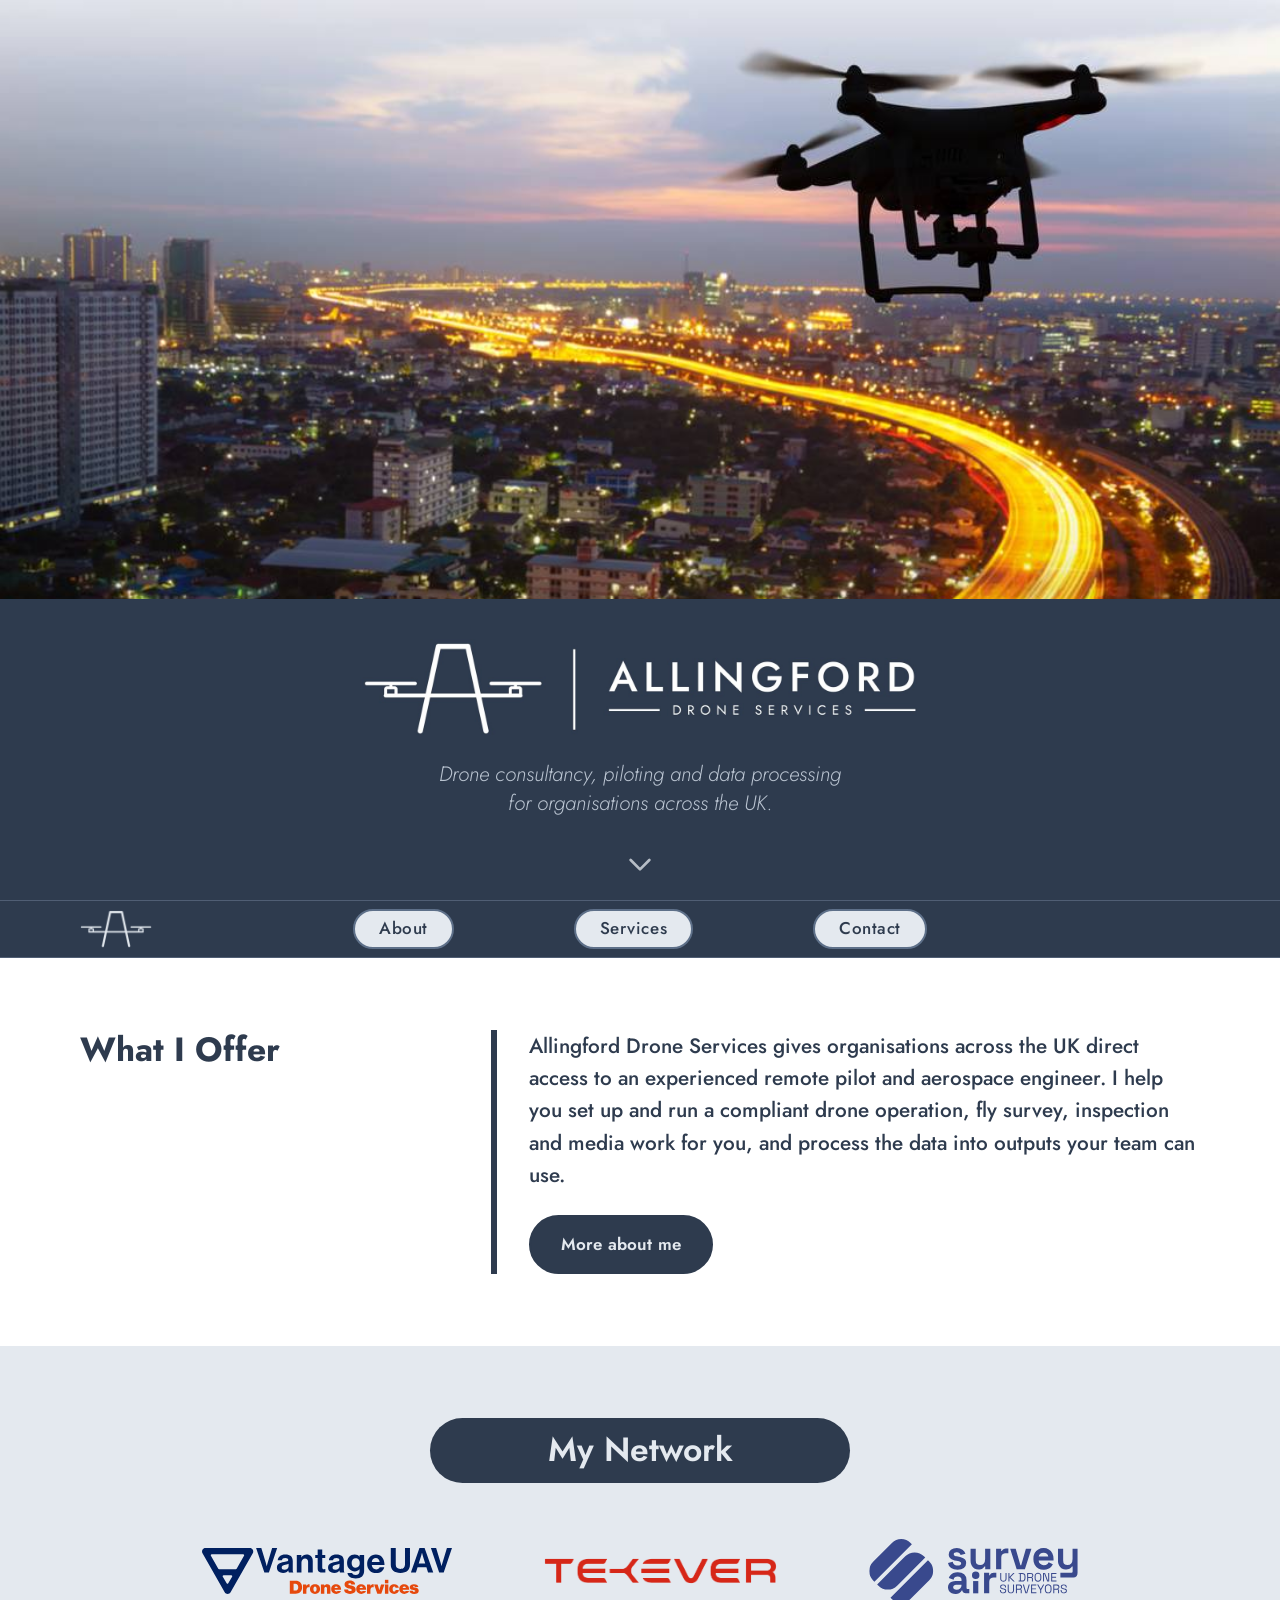
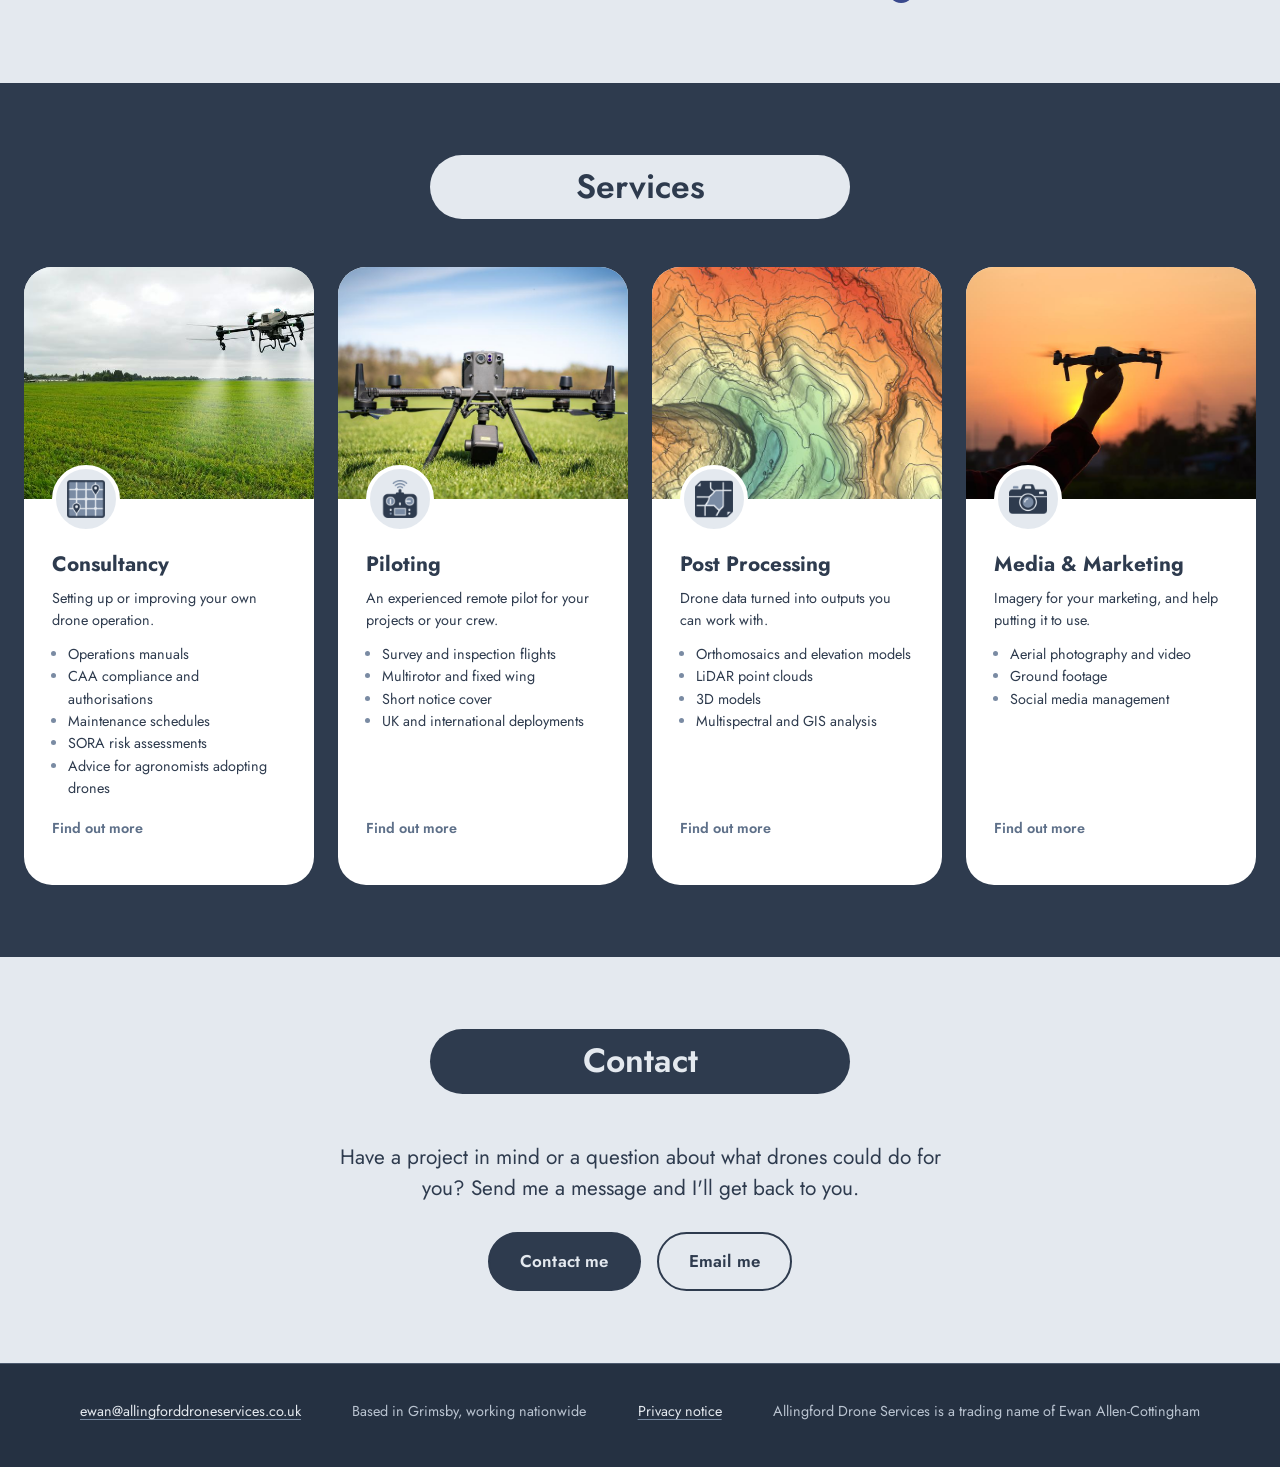
<file: index.html>
<!doctype html>
<html lang="en-GB">
<head>
  <meta charset="utf-8">
  <meta name="viewport" content="width=device-width, initial-scale=1">
  <title>Allingford Drone Services</title>
  <meta name="description" content="Drone consultancy, piloting, data processing and aerial media from Ewan Allen-Cottingham. Based in Grimsby, working nationwide.">
  <link rel="icon" href="favicon.png" type="image/png">
  <link rel="apple-touch-icon" href="apple-touch-icon.png">
  <link rel="preload" href="assets/fonts/jost-latin-wght-normal.woff2" as="font" type="font/woff2" crossorigin>
  <link rel="stylesheet" href="assets/css/styles.css">
  <script>
    if ('IntersectionObserver' in window && !window.matchMedia('(prefers-reduced-motion: reduce)').matches) {
      document.documentElement.classList.add('motion');
    }
  </script>
  <script src="assets/js/main.js" defer></script>
  <meta property="og:title" content="Allingford Drone Services">
  <meta property="og:description" content="Drone consultancy, piloting, data processing and aerial media. Based in Grimsby, working nationwide.">
  <meta property="og:image" content="https://allingforddroneservices.co.uk/assets/img/hero-mobile.jpg">
  <meta property="og:url" content="https://allingforddroneservices.co.uk/">
</head>
<body>
  <a class="skip" href="#main">Skip to content</a>

  <header class="site-header">
    <div class="hero">
      <picture>
        <source media="(max-width: 760px)" srcset="assets/img/hero-mobile.jpg">
        <img src="assets/img/hero.jpg" width="2400" height="1600" alt="A drone flying over a city at dusk, with a motorway lit up below">
      </picture>
    </div>

    <div class="brand-band">
      <div class="wrap">
        <h1><img class="logo" src="assets/img/logo.jpg" width="1400" height="248" alt="Allingford Drone Services"></h1>
        <p class="tagline">Drone consultancy, piloting and data processing for organisations across the UK.</p>
        <a class="scroll-cue" href="#offer" aria-label="Scroll to content">
          <svg viewBox="0 0 24 24" width="32" height="32" aria-hidden="true" focusable="false"><path d="M5 9l7 7 7-7" fill="none" stroke="currentColor" stroke-width="2" stroke-linecap="round" stroke-linejoin="round"/></svg>
        </a>
      </div>
    </div>
  </header>

  <nav class="site-nav" aria-label="Main">
    <a class="nav-home" href="./"><img src="assets/img/nav-mark.png" width="312" height="164" alt="Allingford Drone Services home page"></a>
    <ul class="nav-list">
      <li class="nav-item"><a class="nav-link" href="about/">About</a></li>
      <li class="nav-item nav-item--menu">
        <a class="nav-link" href="#services" data-section="services">Services</a>
        <div class="dropdown">
          <ul>
            <li><a href="services/consultancy/">Consultancy</a></li>
            <li><a href="services/piloting/">Piloting</a></li>
            <li><a href="services/post-processing/">Post Processing</a></li>
            <li><a href="services/media-marketing/">Media &amp; Marketing</a></li>
          </ul>
        </div>
      </li>
      <li class="nav-item"><a class="nav-link" href="contact/">Contact</a></li>
    </ul>
  </nav>

  <main id="main">
    <section class="section section--white" id="offer" aria-labelledby="offer-title" data-animate>
      <div class="wrap offer">
        <h2 class="offer-title reveal" style="--i:0" id="offer-title">What I Offer</h2>
        <div class="offer-text reveal" style="--i:1">
          <p>Allingford Drone Services gives organisations across the UK direct access to an experienced remote pilot and aerospace engineer. I help you set up and run a compliant drone operation, fly survey, inspection and media work for you, and process the data into outputs your team can use.</p>
          <a class="button button--slate" href="about/">More about me</a>
        </div>
      </div>
    </section>

    <section class="section section--ash network-section" id="network" aria-labelledby="network-title" data-animate>
      <div class="wrap">
        <h2 class="pill-heading reveal" style="--i:0" id="network-title">My Network</h2>
        <ul class="network reveal" style="--i:1">
          <li><a href="https://vantage-uav.co.uk" target="_blank" rel="noopener"><img src="assets/img/logos/vantage-uav.svg" width="2060" height="380" alt="Vantage UAV"></a></li>
          <li><a href="https://tekever.com" target="_blank" rel="noopener"><img src="assets/img/logos/tekever.png" width="1149" height="162" alt="TEKEVER"></a></li>
          <li><a href="https://surveyair.co.uk" target="_blank" rel="noopener"><img src="assets/img/logos/survey-air.svg" width="553" height="169" alt="Survey Air"></a></li>
        </ul>
      </div>
    </section>

    <section class="section services-section" id="services" aria-labelledby="services-title" data-animate>
      <div class="wrap">
        <h2 class="pill-heading reveal" style="--i:0" id="services-title">Services</h2>
      </div>
      <div class="wrap wrap--wide">
        <div class="services">
          <article class="service reveal" style="--i:1">
            <img class="service-photo" src="assets/img/consultancy.jpg" width="900" height="440" alt="A crop spraying drone over a field" loading="lazy">
            <div class="service-body">
              <div class="service-icon"><img src="assets/icons/consultancy.png" alt=""></div>
              <h3><a href="services/consultancy/">Consultancy</a></h3>
              <p>Setting up or improving your own drone operation.</p>
              <ul>
                <li>Operations manuals</li>
                <li>CAA compliance and authorisations</li>
                <li>Maintenance schedules</li>
                <li>SORA risk assessments</li>
                <li>Advice for agronomists adopting drones</li>
              </ul>
              <p class="service-more" aria-hidden="true">Find out more</p>
            </div>
          </article>

          <article class="service reveal" style="--i:2">
            <img class="service-photo" src="assets/img/piloting.jpg" width="900" height="600" alt="An enterprise drone with a survey sensor on grass" loading="lazy">
            <div class="service-body">
              <div class="service-icon"><img src="assets/icons/piloting.png" alt=""></div>
              <h3><a href="services/piloting/">Piloting</a></h3>
              <p>An experienced remote pilot for your projects or your crew.</p>
              <ul>
                <li>Survey and inspection flights</li>
                <li>Multirotor and fixed wing</li>
                <li>Short notice cover</li>
                <li>UK and international deployments</li>
              </ul>
              <p class="service-more" aria-hidden="true">Find out more</p>
            </div>
          </article>

          <article class="service reveal" style="--i:3">
            <img class="service-photo" src="assets/img/processing.jpg" width="900" height="492" alt="DTM of mountain landscape" loading="lazy">
            <div class="service-body">
              <div class="service-icon"><img src="assets/icons/processing.png" alt=""></div>
              <h3><a href="services/post-processing/">Post Processing</a></h3>
              <p>Drone data turned into outputs you can work with.</p>
              <ul>
                <li>Orthomosaics and elevation models</li>
                <li>LiDAR point clouds</li>
                <li>3D models</li>
                <li>Multispectral and GIS analysis</li>
              </ul>
              <p class="service-more" aria-hidden="true">Find out more</p>
            </div>
          </article>

          <article class="service reveal" style="--i:4">
            <img class="service-photo" src="assets/img/media.jpg" width="900" height="601" alt="A hand launching a small drone at sunset" loading="lazy">
            <div class="service-body">
              <div class="service-icon"><img src="assets/icons/media.png" alt=""></div>
              <h3><a href="services/media-marketing/">Media &amp; Marketing</a></h3>
              <p>Imagery for your marketing, and help putting it to use.</p>
              <ul>
                <li>Aerial photography and video</li>
                <li>Ground footage</li>
                <li>Social media management</li>
              </ul>
              <p class="service-more" aria-hidden="true">Find out more</p>
            </div>
          </article>
        </div>
      </div>
    </section>

    <section class="section section--ash enquire" id="contact" aria-labelledby="contact-title">
      <div class="wrap">
        <h2 class="pill-heading" id="contact-title">Contact</h2>
        <p>Have a project in mind or a question about what drones could do for you? Send me a message and I'll get back to you.</p>
        <div class="enquire-actions">
          <a class="button" href="contact/">Contact me</a>
          <a class="button button--outline" href="mailto:ewan@allingforddroneservices.co.uk">Email me</a>
        </div>
      </div>
    </section>
  </main>

  <footer class="site-footer">
    <div class="wrap footer-grid">
      <p><a href="mailto:ewan@allingforddroneservices.co.uk">ewan@allingforddroneservices.co.uk</a></p>
      <p>Based in Grimsby, working nationwide</p>
      <p><a href="privacy.html">Privacy notice</a></p>
      <p>Allingford Drone Services is a trading name of Ewan Allen-Cottingham</p>
    </div>
  </footer>
</body>
</html>
</file>
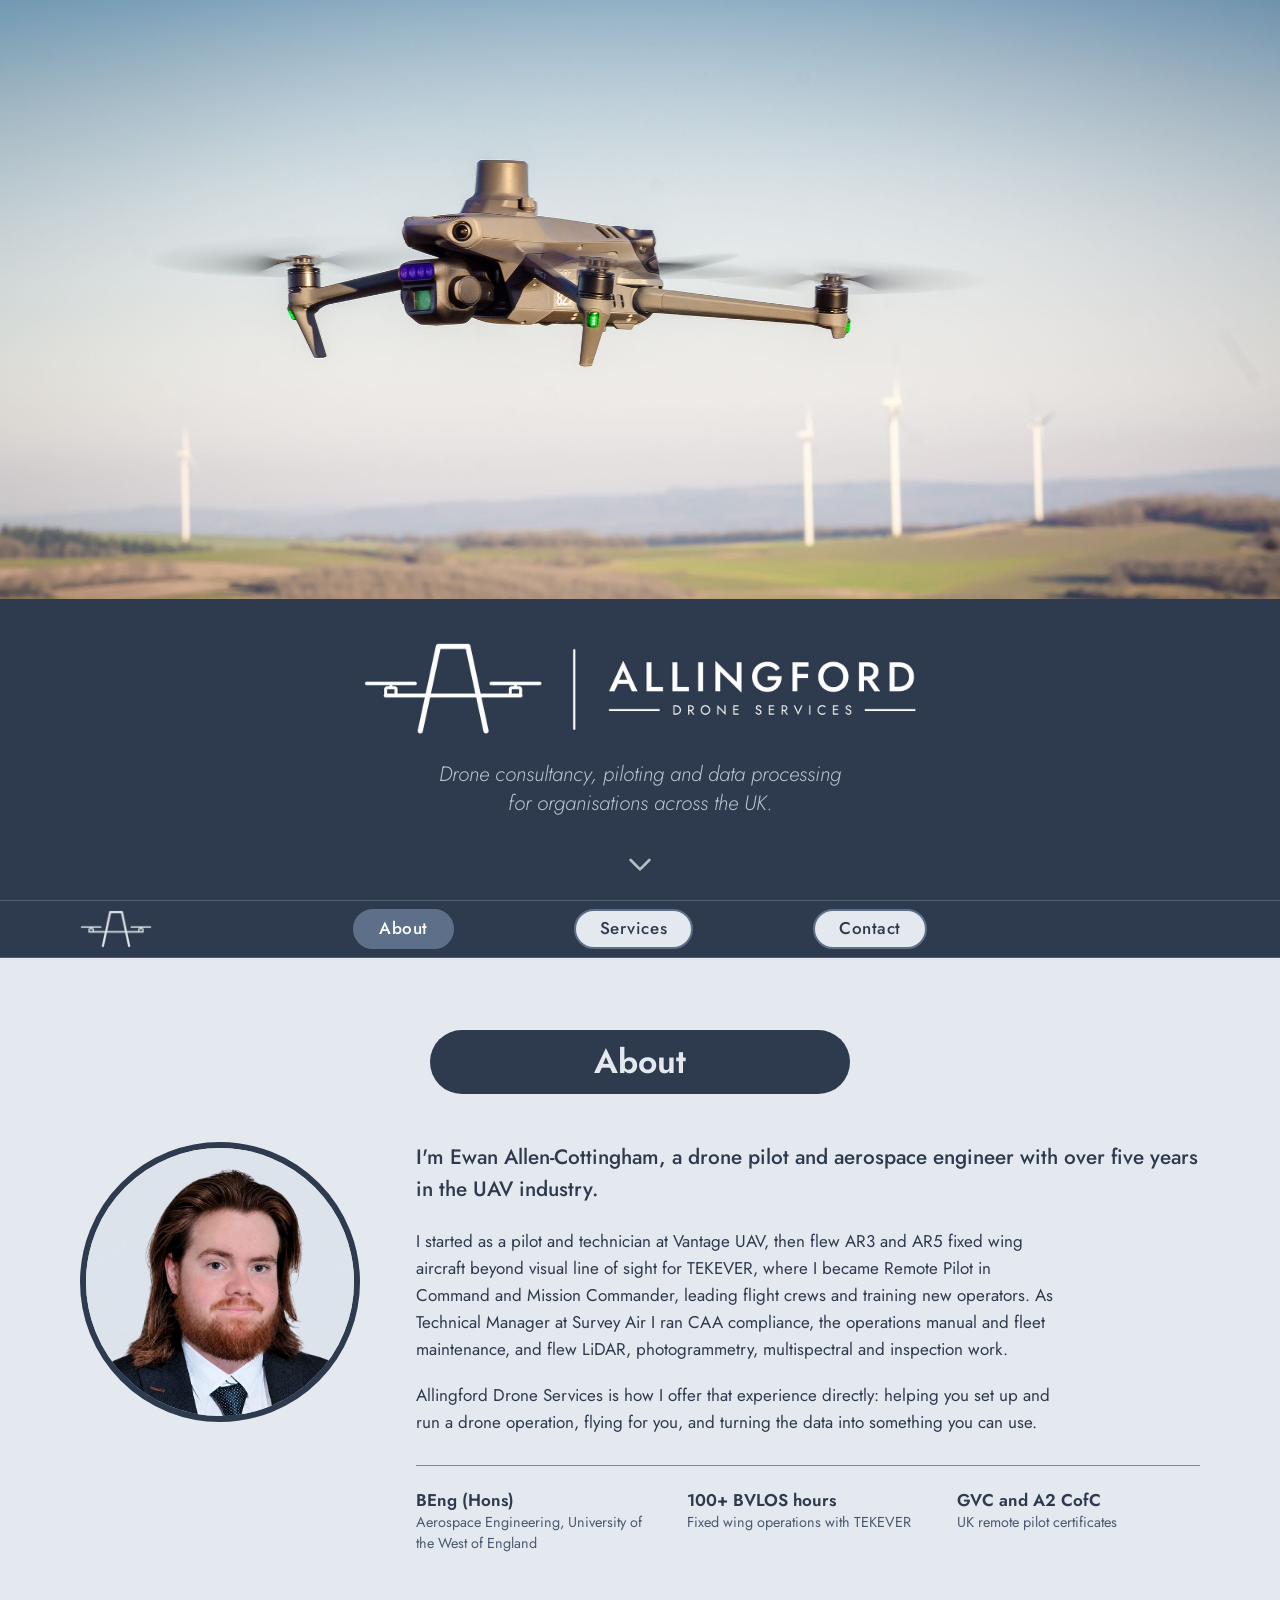
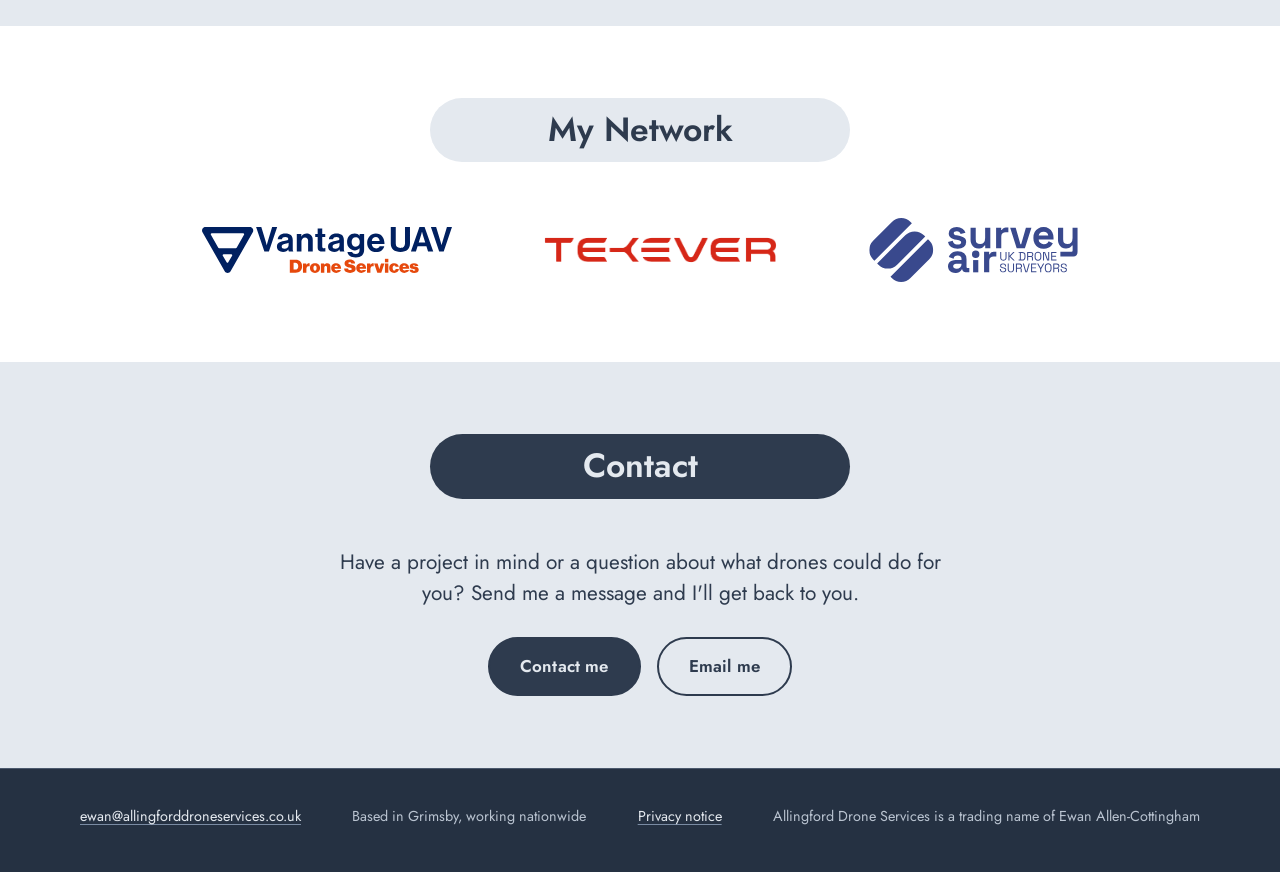
<file: about/index.html>
<!doctype html>
<html lang="en-GB">
<head>
  <meta charset="utf-8">
  <meta name="viewport" content="width=device-width, initial-scale=1">
  <title>About | Allingford Drone Services</title>
  <meta name="description" content="Ewan Allen-Cottingham, drone pilot and aerospace engineer with over five years in the UAV industry. Allingford Drone Services, based in Grimsby, working nationwide.">
  <link rel="icon" href="../favicon.png" type="image/png">
  <link rel="apple-touch-icon" href="../apple-touch-icon.png">
  <link rel="preload" href="../assets/fonts/jost-latin-wght-normal.woff2" as="font" type="font/woff2" crossorigin>
  <link rel="stylesheet" href="../assets/css/styles.css">
  <script>
    if ('IntersectionObserver' in window && !window.matchMedia('(prefers-reduced-motion: reduce)').matches) {
      document.documentElement.classList.add('motion');
    }
  </script>
  <script src="../assets/js/main.js" defer></script>
  <meta property="og:title" content="About | Allingford Drone Services">
  <meta property="og:description" content="Ewan Allen-Cottingham, drone pilot and aerospace engineer with over five years in the UAV industry.">
  <meta property="og:image" content="https://allingforddroneservices.co.uk/assets/img/hero-about-mobile.jpg">
  <meta property="og:url" content="https://allingforddroneservices.co.uk/about/">
</head>
<body>
  <a class="skip" href="#main">Skip to content</a>

  <header class="site-header">
    <div class="hero hero--service">
      <picture>
        <source media="(max-width: 760px)" srcset="../assets/img/hero-about-mobile.jpg">
        <img src="../assets/img/hero-about.jpg" width="2400" height="1600" alt="A drone flying over farmland with wind turbines in the distance">
      </picture>
    </div>

    <div class="brand-band">
      <div class="wrap">
        <a href="../"><img class="logo" src="../assets/img/logo.jpg" width="1400" height="248" alt="Allingford Drone Services home page"></a>
        <p class="tagline">Drone consultancy, piloting and data processing for organisations across the UK.</p>
        <a class="scroll-cue" href="#main" aria-label="Scroll to content">
          <svg viewBox="0 0 24 24" width="32" height="32" aria-hidden="true" focusable="false"><path d="M5 9l7 7 7-7" fill="none" stroke="currentColor" stroke-width="2" stroke-linecap="round" stroke-linejoin="round"/></svg>
        </a>
      </div>
    </div>
  </header>

  <nav class="site-nav" aria-label="Main">
    <a class="nav-home" href="../"><img src="../assets/img/nav-mark.png" width="312" height="164" alt="Allingford Drone Services home page"></a>
    <ul class="nav-list">
      <li class="nav-item"><a class="nav-link is-current" href="./" aria-current="page">About</a></li>
      <li class="nav-item nav-item--menu">
        <a class="nav-link" href="../#services" data-section="services">Services</a>
        <div class="dropdown">
          <ul>
            <li><a href="../services/consultancy/">Consultancy</a></li>
            <li><a href="../services/piloting/">Piloting</a></li>
            <li><a href="../services/post-processing/">Post Processing</a></li>
            <li><a href="../services/media-marketing/">Media &amp; Marketing</a></li>
          </ul>
        </div>
      </li>
      <li class="nav-item"><a class="nav-link" href="../contact/">Contact</a></li>
    </ul>
  </nav>

  <main id="main">
    <section class="section section--ash" id="about" aria-labelledby="page-title" data-animate>
      <div class="wrap">
        <h1 class="pill-heading reveal" style="--i:0" id="page-title">About</h1>
        <div class="about">
          <img class="headshot reveal" style="--i:1" src="../assets/img/headshot.jpg" width="720" height="720" alt="Ewan Allen-Cottingham">
          <div class="about-text">
            <p class="reveal" style="--i:2">I'm Ewan Allen-Cottingham, a drone pilot and aerospace engineer with over five years in the UAV industry.</p>
            <p class="reveal" style="--i:3">I started as a pilot and technician at Vantage UAV, then flew AR3 and AR5 fixed wing aircraft beyond visual line of sight for TEKEVER, where I became Remote Pilot in Command and Mission Commander, leading flight crews and training new operators. As Technical Manager at Survey Air I ran CAA compliance, the operations manual and fleet maintenance, and flew LiDAR, photogrammetry, multispectral and inspection work.</p>
            <p class="reveal" style="--i:4">Allingford Drone Services is how I offer that experience directly: helping you set up and run a drone operation, flying for you, and turning the data into something you can use.</p>
            <ul class="creds reveal" style="--i:5">
              <li><strong>BEng (Hons)</strong>Aerospace Engineering, University of the West of England</li>
              <li><strong>100+ BVLOS hours</strong>Fixed wing operations with TEKEVER</li>
              <li><strong>GVC and A2 CofC</strong>UK remote pilot certificates</li>
            </ul>
          </div>
        </div>
      </div>
    </section>

    <section class="section network-section network-section--white" id="network" aria-labelledby="network-title" data-animate>
      <div class="wrap">
        <h2 class="pill-heading reveal" style="--i:0" id="network-title">My Network</h2>
        <ul class="network reveal" style="--i:1">
          <li><a href="https://vantage-uav.co.uk" target="_blank" rel="noopener"><img src="../assets/img/logos/vantage-uav.svg" width="2060" height="380" alt="Vantage UAV"></a></li>
          <li><a href="https://tekever.com" target="_blank" rel="noopener"><img src="../assets/img/logos/tekever.png" width="1149" height="162" alt="TEKEVER"></a></li>
          <li><a href="https://surveyair.co.uk" target="_blank" rel="noopener"><img src="../assets/img/logos/survey-air.svg" width="553" height="169" alt="Survey Air"></a></li>
        </ul>
      </div>
    </section>

    <section class="section section--ash enquire" id="contact" aria-labelledby="contact-title">
      <div class="wrap">
        <h2 class="pill-heading" id="contact-title">Contact</h2>
        <p>Have a project in mind or a question about what drones could do for you? Send me a message and I'll get back to you.</p>
        <div class="enquire-actions">
          <a class="button" href="../contact/">Contact me</a>
          <a class="button button--outline" href="mailto:ewan@allingforddroneservices.co.uk">Email me</a>
        </div>
      </div>
    </section>
  </main>

  <footer class="site-footer">
    <div class="wrap footer-grid">
      <p><a href="mailto:ewan@allingforddroneservices.co.uk">ewan@allingforddroneservices.co.uk</a></p>
      <p>Based in Grimsby, working nationwide</p>
      <p><a href="../privacy.html">Privacy notice</a></p>
      <p>Allingford Drone Services is a trading name of Ewan Allen-Cottingham</p>
    </div>
  </footer>
</body>
</html>
</file>
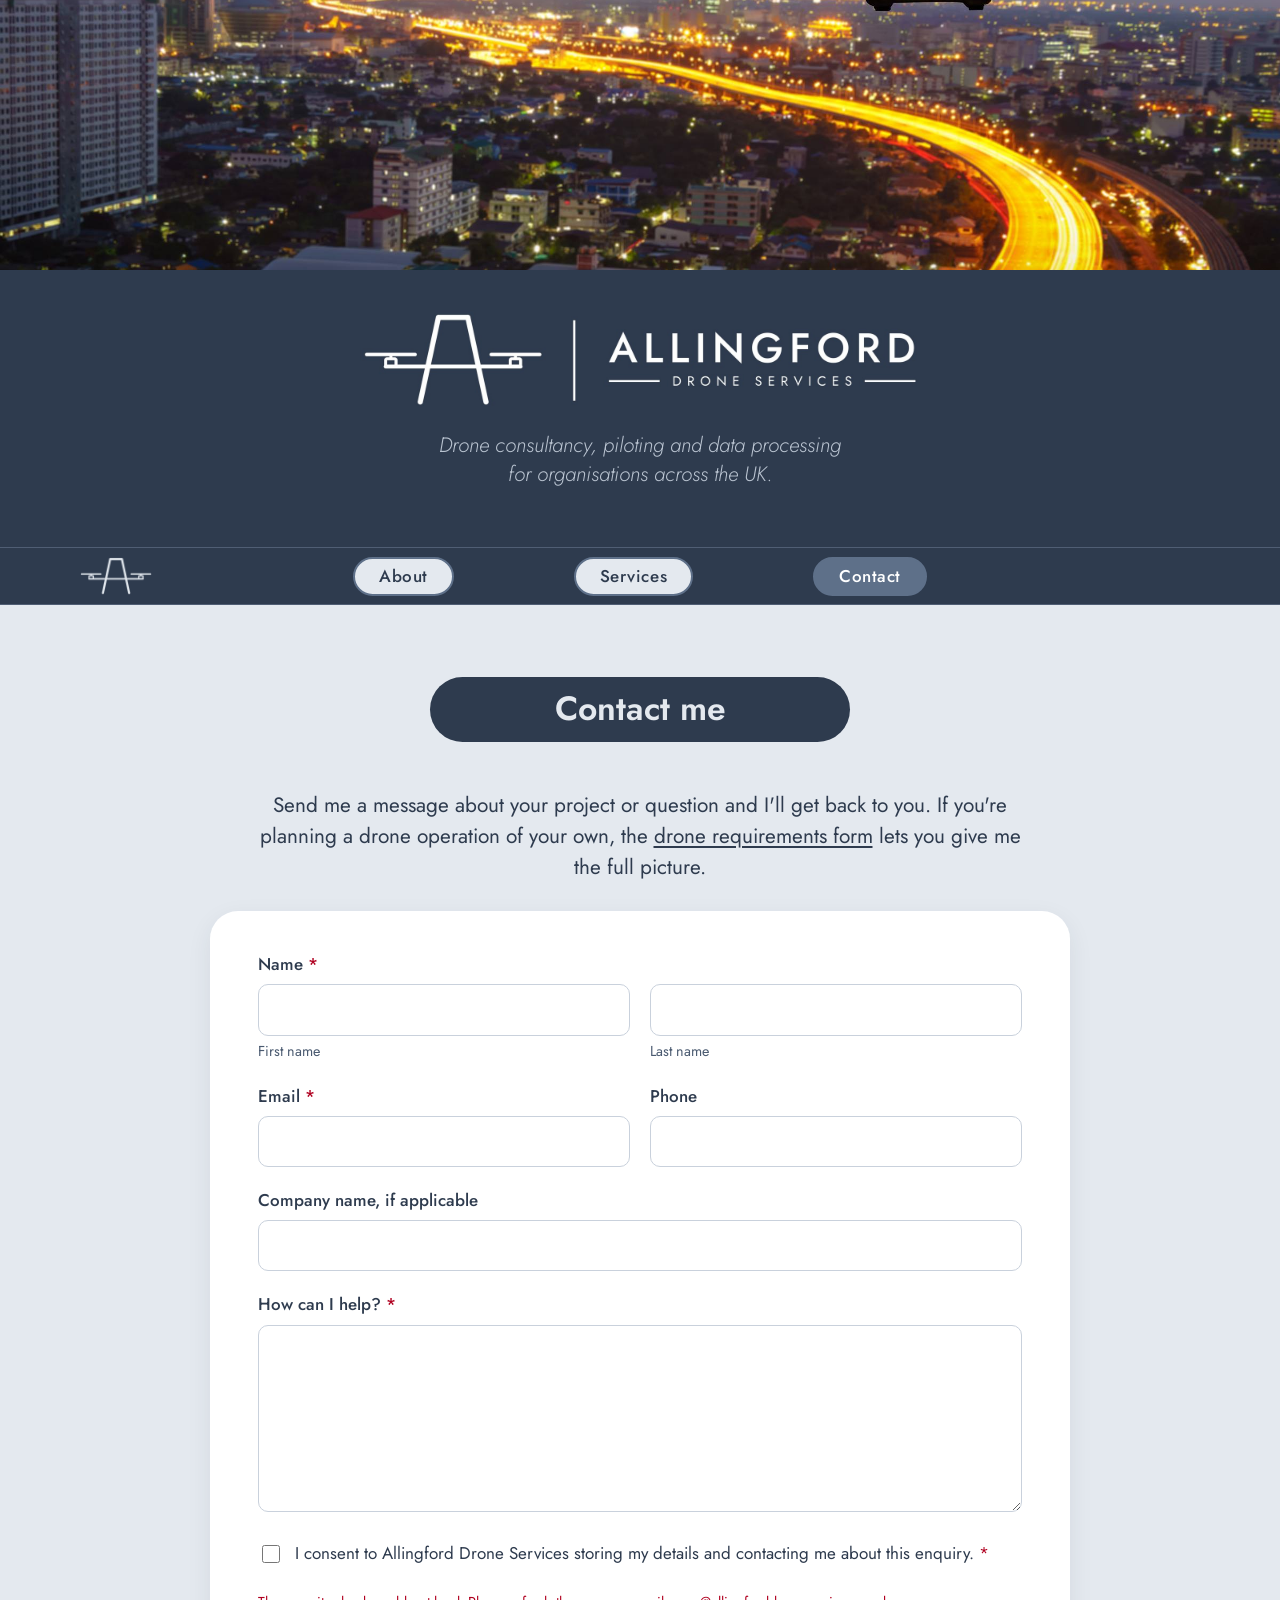
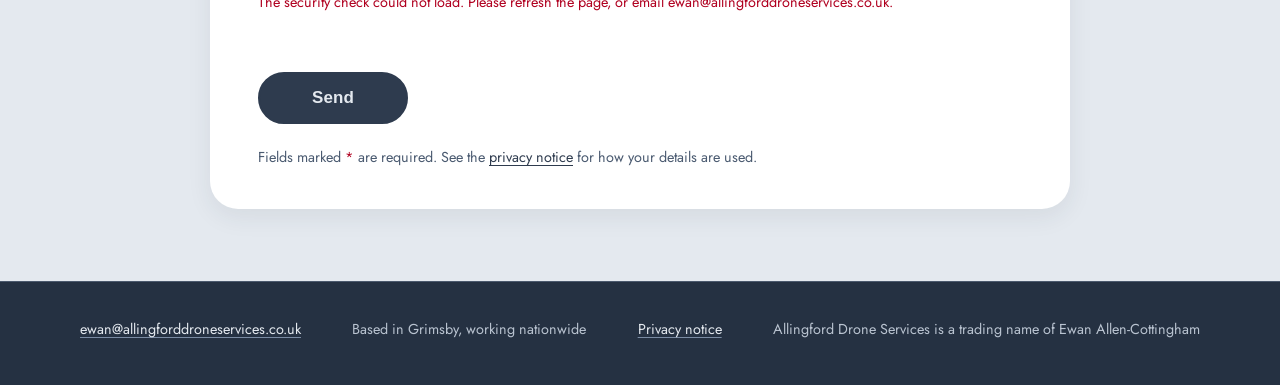
<file: contact/index.html>
<!doctype html>
<html lang="en-GB">
<head>
  <meta charset="utf-8">
  <meta name="viewport" content="width=device-width, initial-scale=1">
  <title>Contact | Allingford Drone Services</title>
  <meta name="description" content="Get in touch with Allingford Drone Services about drone consultancy, piloting, data processing or aerial media. Based in Grimsby, working nationwide.">
  <link rel="icon" href="../favicon.png" type="image/png">
  <link rel="apple-touch-icon" href="../apple-touch-icon.png">
  <link rel="preload" href="../assets/fonts/jost-latin-wght-normal.woff2" as="font" type="font/woff2" crossorigin>
  <link rel="stylesheet" href="../assets/css/styles.css">
  <script src="../assets/js/main.js" defer></script>
  <meta property="og:title" content="Contact | Allingford Drone Services">
  <meta property="og:description" content="Get in touch with Allingford Drone Services about drone consultancy, piloting, data processing or aerial media. Based in Grimsby, working nationwide.">
  <meta property="og:image" content="https://allingforddroneservices.co.uk/assets/img/hero-mobile.jpg">
  <meta property="og:url" content="https://allingforddroneservices.co.uk/contact/">
</head>
<body>
  <a class="skip" href="#main">Skip to content</a>

  <header class="site-header site-header--short">
    <div class="hero hero--service">
      <picture>
        <source media="(max-width: 760px)" srcset="../assets/img/hero-mobile.jpg">
        <img src="../assets/img/hero.jpg" width="2400" height="1600" alt="A drone flying over a city at dusk, with a motorway lit up below">
      </picture>
    </div>

    <div class="brand-band">
      <div class="wrap">
        <a href="../"><img class="logo" src="../assets/img/logo.jpg" width="1400" height="248" alt="Allingford Drone Services home page"></a>
        <p class="tagline">Drone consultancy, piloting and data processing for organisations across the UK.</p>
      </div>
    </div>
  </header>

  <nav class="site-nav" aria-label="Main">
    <a class="nav-home" href="../"><img src="../assets/img/nav-mark.png" width="312" height="164" alt="Allingford Drone Services home page"></a>
    <ul class="nav-list">
      <li class="nav-item"><a class="nav-link" href="../about/">About</a></li>
      <li class="nav-item nav-item--menu">
        <a class="nav-link" href="../#services" data-section="services">Services</a>
        <div class="dropdown">
          <ul>
            <li><a href="../services/consultancy/">Consultancy</a></li>
            <li><a href="../services/piloting/">Piloting</a></li>
            <li><a href="../services/post-processing/">Post Processing</a></li>
            <li><a href="../services/media-marketing/">Media &amp; Marketing</a></li>
          </ul>
        </div>
      </li>
      <li class="nav-item"><a class="nav-link is-current" aria-current="page" href="./">Contact</a></li>
    </ul>
  </nav>

  <main id="main">
    <section class="section section--ash" aria-labelledby="page-title">
      <div class="wrap">
        <h1 class="pill-heading" id="page-title">Contact me</h1>
        <div class="form-page">
          <div id="formWrap">
            <p class="form-intro">Send me a message about your project or question and I'll get back to you. If you're planning a drone operation of your own, the <a href="../services/consultancy/requirements/">drone requirements form</a> lets you give me the full picture.</p>
            <form class="form-card" id="contactForm" novalidate onsubmit="return false">
              <fieldset class="field field--pair">
                <legend>Name <span class="req" aria-hidden="true">*</span></legend>
                <div class="pair">
                  <div><input type="text" id="firstName" autocomplete="given-name" maxlength="100" required aria-describedby="firstNameHint"><span class="sub" id="firstNameHint">First name</span></div>
                  <div><input type="text" id="lastName" autocomplete="family-name" maxlength="100" required aria-describedby="lastNameHint"><span class="sub" id="lastNameHint">Last name</span></div>
                </div>
              </fieldset>
              <div class="pair">
                <div class="field"><label for="email">Email <span class="req" aria-hidden="true">*</span></label><input type="email" id="email" autocomplete="email" maxlength="200" required></div>
                <div class="field"><label for="telephone">Phone</label><input type="tel" id="telephone" autocomplete="tel" inputmode="tel" maxlength="20"></div>
              </div>
              <div class="field"><label for="company">Company name, if applicable</label><input type="text" id="company" autocomplete="organization" maxlength="150"></div>
              <div class="field"><label for="message">How can I help? <span class="req" aria-hidden="true">*</span></label><textarea id="message" rows="6" maxlength="3000" required></textarea></div>
              <label class="check"><input type="checkbox" id="consent" required> <span>I consent to Allingford Drone Services storing my details and contacting me about this enquiry. <span class="req" aria-hidden="true">*</span></span></label>

            <div class="trap" aria-hidden="true">
              <label for="hp">Leave this box empty</label>
              <input type="text" id="hp" name="fax_number" tabindex="-1" autocomplete="off">
            </div>
            <div class="form-send">
              <div id="turnstile" class="turnstile" tabindex="-1"></div>
              <button type="button" class="button button--slate" id="sendBtn">Send</button>
              <p class="form-msg" id="formMsg" role="status" aria-live="polite"></p>
            </div>
              <p class="form-note">Fields marked <span class="req">*</span> are required. See the <a href="../privacy.html">privacy notice</a> for how your details are used.</p>
            </form>
          </div>
          <div id="doneWrap" class="form-card form-done" hidden tabindex="-1">
            <h2>Thank you</h2>
            <p id="doneRefLine">Your reference is <strong id="doneRef"></strong>.</p>
            <p>Your message has been sent. I'll get back to you as soon as I can.</p>
          </div>
        </div>
      </div>
    </section>
  </main>

  <footer class="site-footer">
    <div class="wrap footer-grid">
      <p><a href="mailto:ewan@allingforddroneservices.co.uk">ewan@allingforddroneservices.co.uk</a></p>
      <p>Based in Grimsby, working nationwide</p>
      <p><a href="../privacy.html">Privacy notice</a></p>
      <p>Allingford Drone Services is a trading name of Ewan Allen-Cottingham</p>
    </div>
  </footer>
  <script>
    (function () {
      var $ = function (id) { return document.getElementById(id); };
      window.ADS_FORM = {
        type: 'contact',
        container: 'formWrap',
        validate: function () {
          var h = window.ADS_FORM_HELPERS, fail = window.ADS_FORM_FAIL;
          if (!$('firstName').value.trim()) return fail('Please enter your first name.', 'firstName');
          if (!$('lastName').value.trim()) return fail('Please enter your last name.', 'lastName');
          if (!h.emailOk($('email').value)) return fail('Please enter a valid email address.', 'email');
          if (!h.phoneOk($('telephone').value, false)) return fail('Please enter a valid phone number (10 to 15 digits).', 'telephone');
          if (!$('message').value.trim()) return fail('Please tell me how I can help.', 'message');
          if (!$('consent').checked) return fail('Please tick the box to confirm I can store your details and contact you.', 'consent');
          return true;
        },
        collect: function () {
          return {
            firstName: $('firstName').value, lastName: $('lastName').value,
            email: $('email').value, telephone: $('telephone').value,
            company: $('company').value, message: $('message').value,
            consent: $('consent').checked, hp: $('hp').value
          };
        }
      };
    })();
  </script>
  <script src="../assets/js/forms.js"></script>
  <script>window.ADS_FORM_HELPERS.limitPhone(document.getElementById('telephone'));</script>
</body>
</html>
</file>
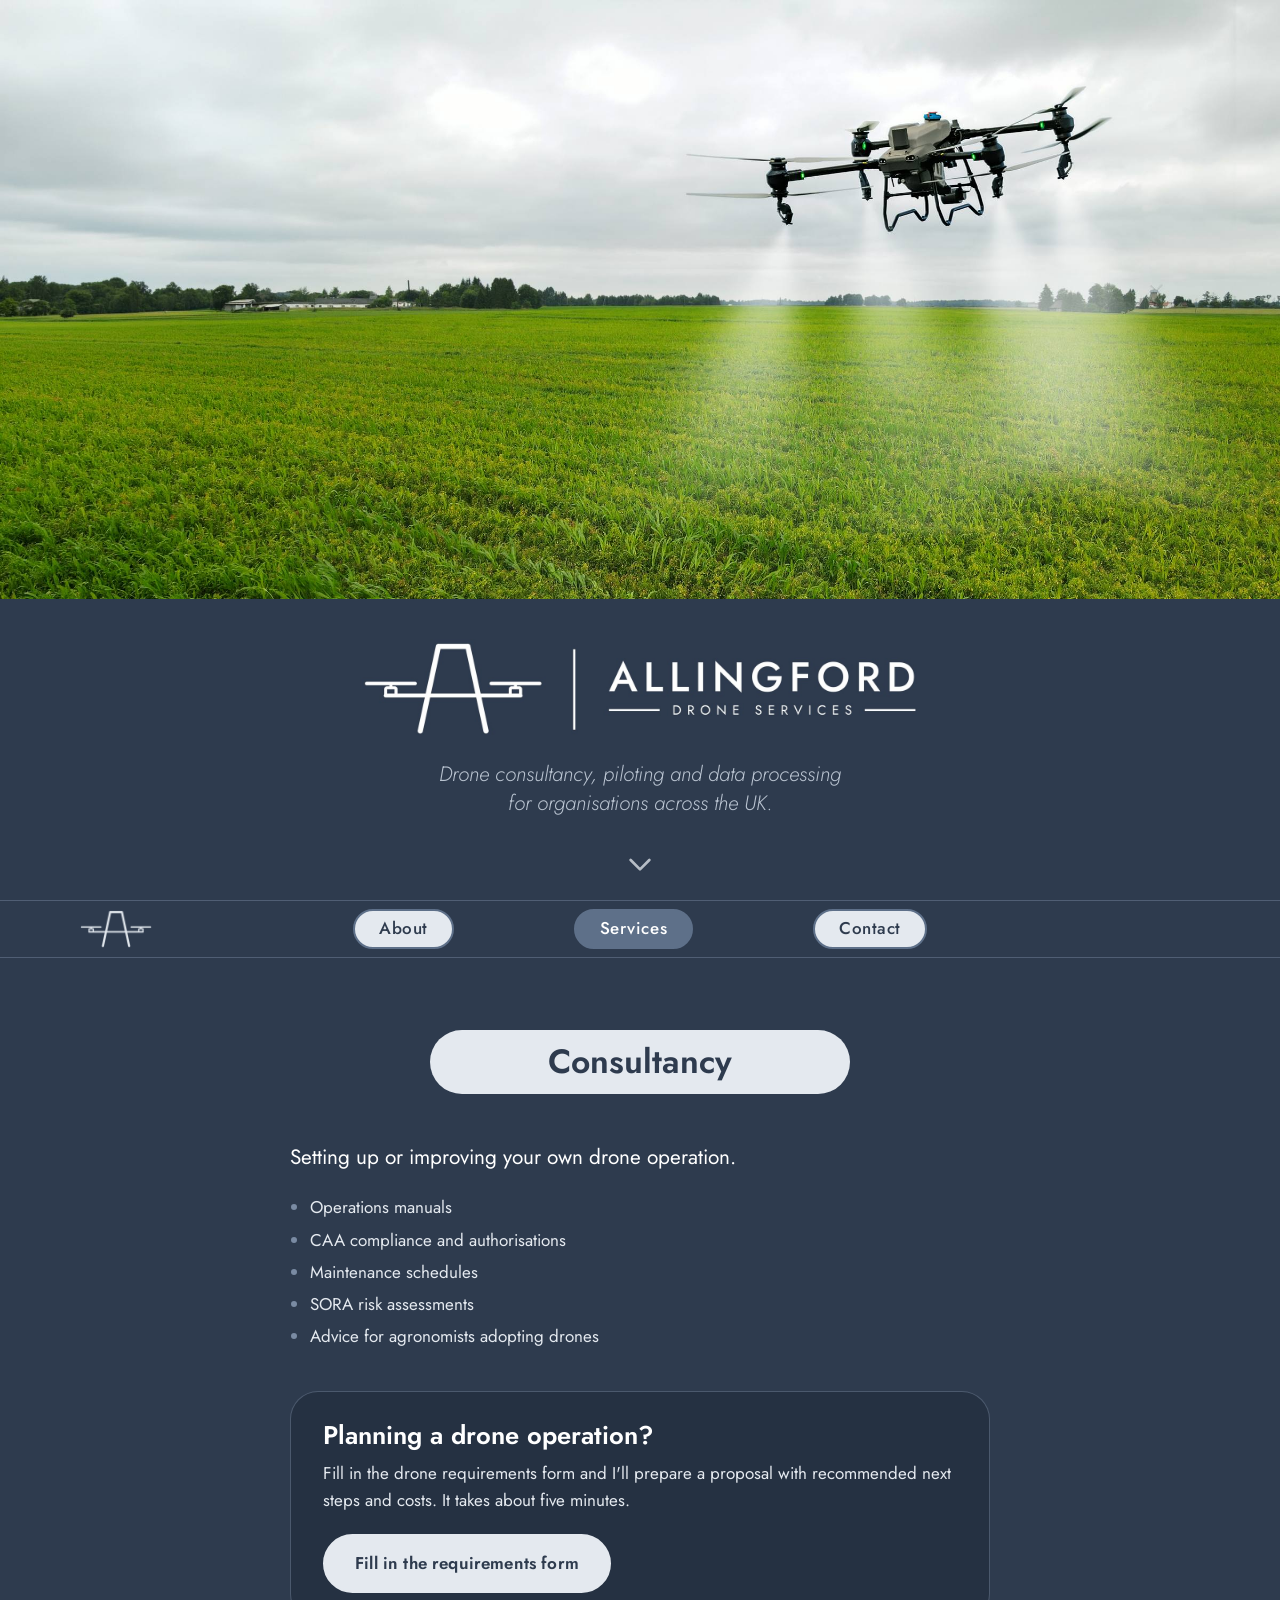
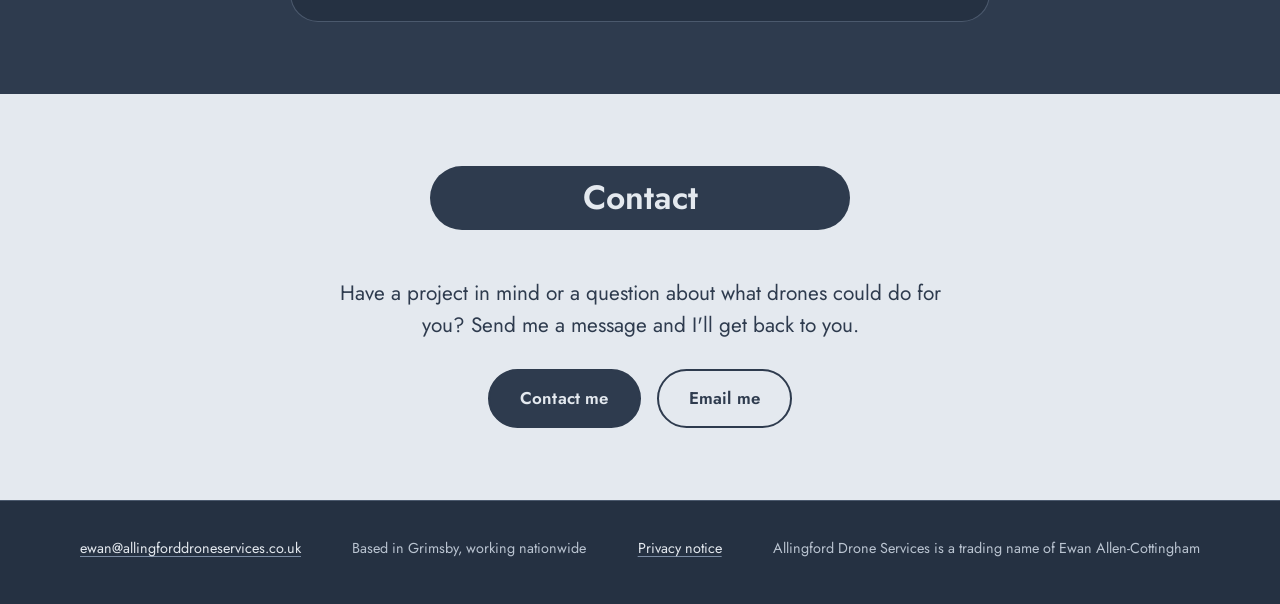
<file: services/consultancy/index.html>
<!doctype html>
<html lang="en-GB">
<head>
  <meta charset="utf-8">
  <meta name="viewport" content="width=device-width, initial-scale=1">
  <title>Consultancy | Allingford Drone Services</title>
  <meta name="description" content="Setting up or improving your own drone operation. Allingford Drone Services, based in Grimsby, working nationwide.">
  <link rel="icon" href="../../favicon.png" type="image/png">
  <link rel="apple-touch-icon" href="../../apple-touch-icon.png">
  <link rel="preload" href="../../assets/fonts/jost-latin-wght-normal.woff2" as="font" type="font/woff2" crossorigin>
  <link rel="stylesheet" href="../../assets/css/styles.css">
  <script src="../../assets/js/main.js" defer></script>
  <meta property="og:title" content="Consultancy | Allingford Drone Services">
  <meta property="og:description" content="Setting up or improving your own drone operation.">
  <meta property="og:image" content="https://allingforddroneservices.co.uk/assets/img/hero-consultancy-mobile.jpg">
  <meta property="og:url" content="https://allingforddroneservices.co.uk/services/consultancy/">
</head>
<body>
  <a class="skip" href="#main">Skip to content</a>

  <header class="site-header">
    <div class="hero hero--service">
      <picture>
        <source media="(max-width: 760px)" srcset="../../assets/img/hero-consultancy-mobile.jpg">
        <img src="../../assets/img/hero-consultancy.jpg" width="2400" height="1173" alt="A crop spraying drone over a field" style="object-position: 50% 0%;">
      </picture>
    </div>

    <div class="brand-band">
      <div class="wrap">
        <a href="../../"><img class="logo" src="../../assets/img/logo.jpg" width="1400" height="248" alt="Allingford Drone Services home page"></a>
        <p class="tagline">Drone consultancy, piloting and data processing for organisations across the UK.</p>
        <a class="scroll-cue" href="#main" aria-label="Scroll to content">
          <svg viewBox="0 0 24 24" width="32" height="32" aria-hidden="true" focusable="false"><path d="M5 9l7 7 7-7" fill="none" stroke="currentColor" stroke-width="2" stroke-linecap="round" stroke-linejoin="round"/></svg>
        </a>
      </div>
    </div>
  </header>

  <nav class="site-nav" aria-label="Main">
    <a class="nav-home" href="../../"><img src="../../assets/img/nav-mark.png" width="312" height="164" alt="Allingford Drone Services home page"></a>
    <ul class="nav-list">
      <li class="nav-item"><a class="nav-link" href="../../about/">About</a></li>
      <li class="nav-item nav-item--menu">
        <a class="nav-link is-current" href="../../#services" data-section="services">Services</a>
        <div class="dropdown">
          <ul>
            <li><a href="../consultancy/">Consultancy</a></li>
            <li><a href="../piloting/">Piloting</a></li>
            <li><a href="../post-processing/">Post Processing</a></li>
            <li><a href="../media-marketing/">Media &amp; Marketing</a></li>
          </ul>
        </div>
      </li>
      <li class="nav-item"><a class="nav-link" href="../../contact/">Contact</a></li>
    </ul>
  </nav>

  <main id="main">
    <section class="section" aria-labelledby="page-title">
      <div class="wrap">
        <h1 class="pill-heading" id="page-title">Consultancy</h1>
        <div class="service-detail">
          <p class="intro">Setting up or improving your own drone operation.</p>
          <ul>
          <li>Operations manuals</li>
          <li>CAA compliance and authorisations</li>
          <li>Maintenance schedules</li>
          <li>SORA risk assessments</li>
          <li>Advice for agronomists adopting drones</li>
          </ul>
          <div class="requirements-cta">
            <h2>Planning a drone operation?</h2>
            <p>Fill in the drone requirements form and I'll prepare a proposal with recommended next steps and costs. It takes about five minutes.</p>
            <a class="button" href="requirements/">Fill in the requirements form</a>
          </div>
        </div>
      </div>
    </section>

    <section class="section section--ash enquire" id="contact" aria-labelledby="contact-title">
      <div class="wrap">
        <h2 class="pill-heading" id="contact-title">Contact</h2>
        <p>Have a project in mind or a question about what drones could do for you? Send me a message and I'll get back to you.</p>
        <div class="enquire-actions">
          <a class="button" href="../../contact/">Contact me</a>
          <a class="button button--outline" href="mailto:ewan@allingforddroneservices.co.uk">Email me</a>
        </div>
      </div>
    </section>
  </main>

  <footer class="site-footer">
    <div class="wrap footer-grid">
      <p><a href="mailto:ewan@allingforddroneservices.co.uk">ewan@allingforddroneservices.co.uk</a></p>
      <p>Based in Grimsby, working nationwide</p>
      <p><a href="../../privacy.html">Privacy notice</a></p>
      <p>Allingford Drone Services is a trading name of Ewan Allen-Cottingham</p>
    </div>
  </footer>
</body>
</html>
</file>
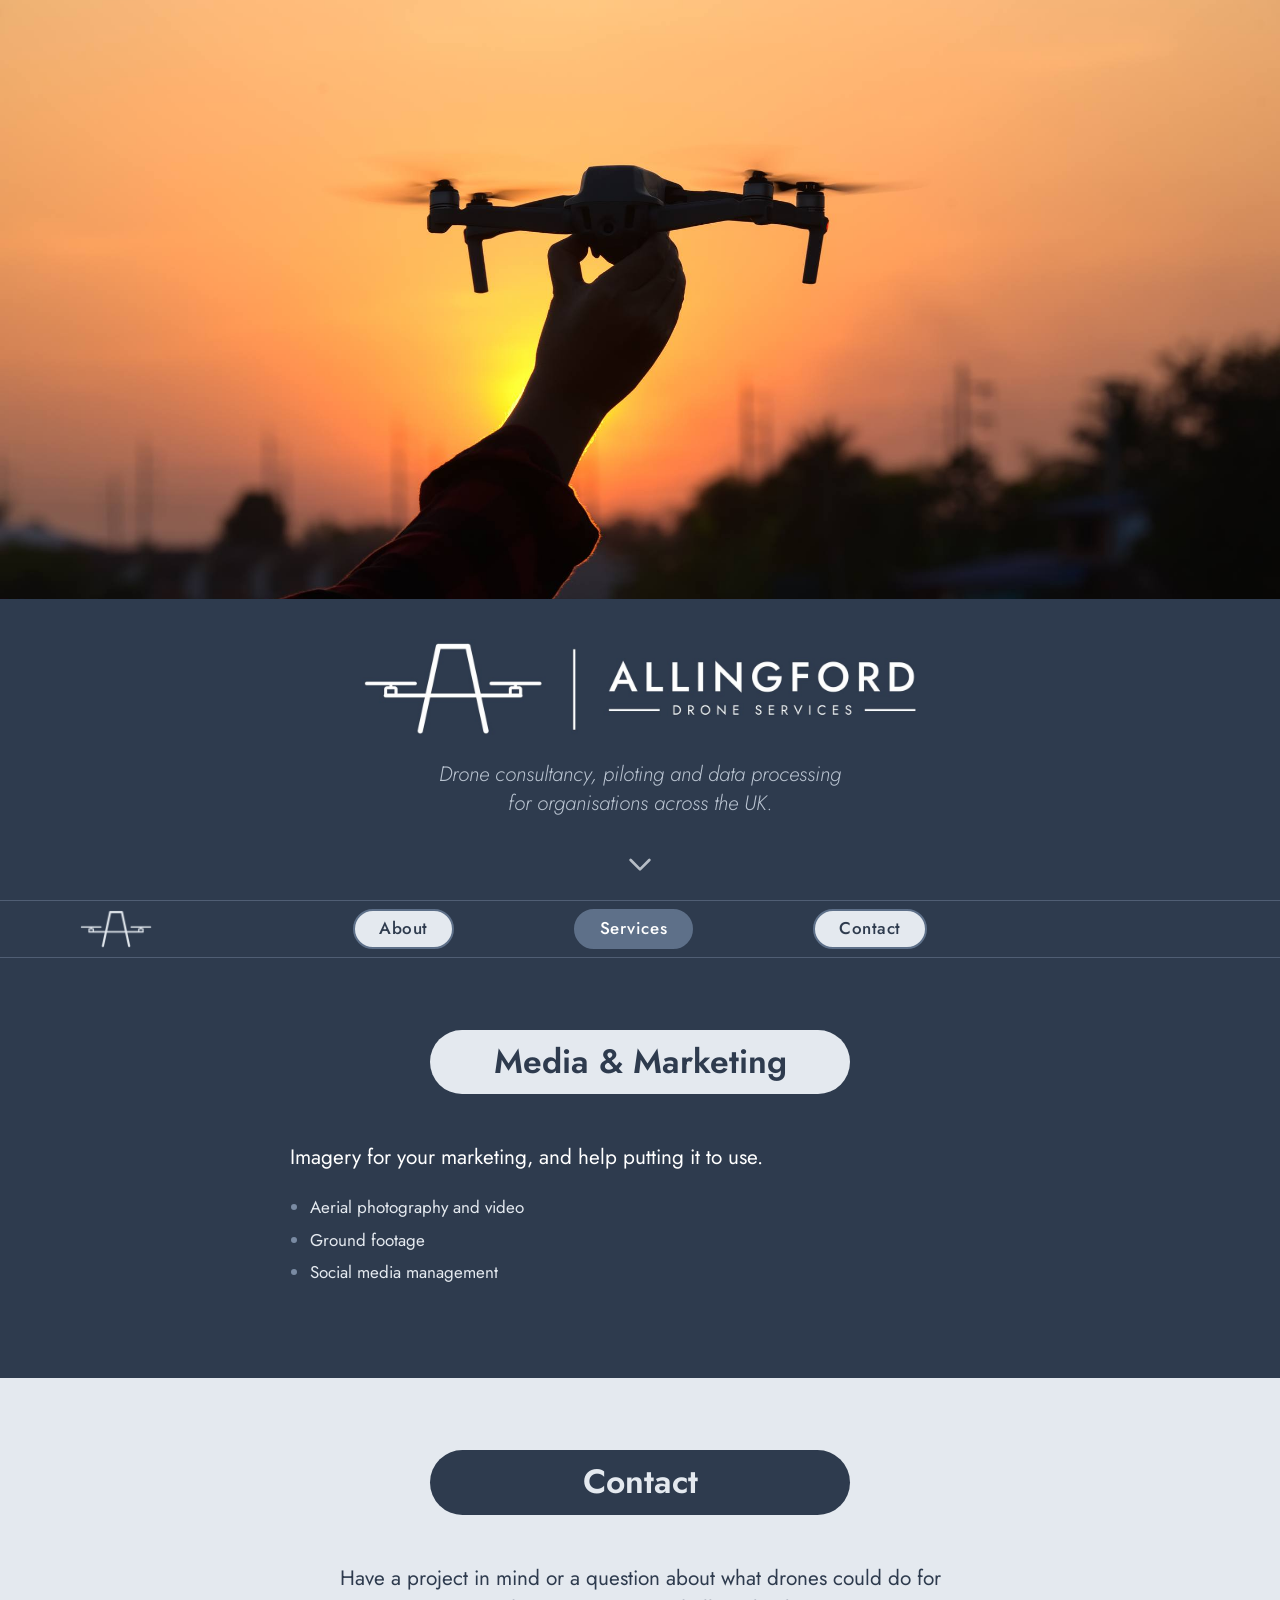
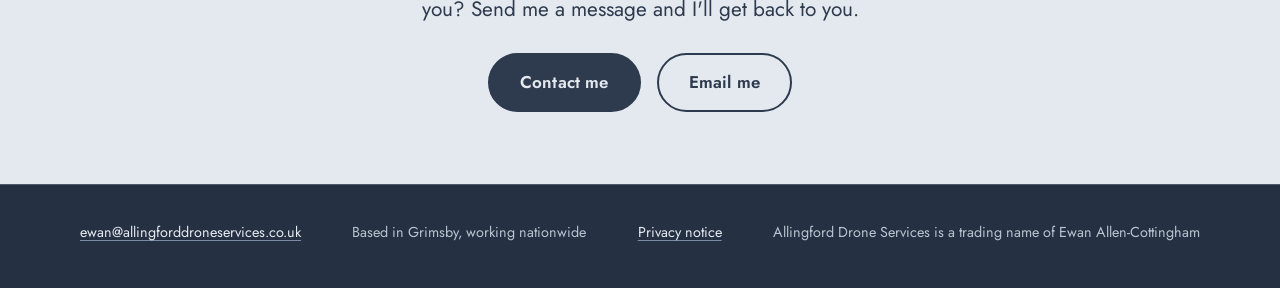
<file: services/media-marketing/index.html>
<!doctype html>
<html lang="en-GB">
<head>
  <meta charset="utf-8">
  <meta name="viewport" content="width=device-width, initial-scale=1">
  <title>Media &amp; Marketing | Allingford Drone Services</title>
  <meta name="description" content="Imagery for your marketing, and help putting it to use. Allingford Drone Services, based in Grimsby, working nationwide.">
  <link rel="icon" href="../../favicon.png" type="image/png">
  <link rel="apple-touch-icon" href="../../apple-touch-icon.png">
  <link rel="preload" href="../../assets/fonts/jost-latin-wght-normal.woff2" as="font" type="font/woff2" crossorigin>
  <link rel="stylesheet" href="../../assets/css/styles.css">
  <script src="../../assets/js/main.js" defer></script>
  <meta property="og:title" content="Media &amp; Marketing | Allingford Drone Services">
  <meta property="og:description" content="Imagery for your marketing, and help putting it to use.">
  <meta property="og:image" content="https://allingforddroneservices.co.uk/assets/img/hero-media-mobile.jpg">
  <meta property="og:url" content="https://allingforddroneservices.co.uk/services/media-marketing/">
</head>
<body>
  <a class="skip" href="#main">Skip to content</a>

  <header class="site-header">
    <div class="hero hero--service">
      <picture>
        <source media="(max-width: 760px)" srcset="../../assets/img/hero-media-mobile.jpg">
        <img src="../../assets/img/hero-media.jpg" width="2400" height="1602" alt="A hand launching a small drone at sunset">
      </picture>
    </div>

    <div class="brand-band">
      <div class="wrap">
        <a href="../../"><img class="logo" src="../../assets/img/logo.jpg" width="1400" height="248" alt="Allingford Drone Services home page"></a>
        <p class="tagline">Drone consultancy, piloting and data processing for organisations across the UK.</p>
        <a class="scroll-cue" href="#main" aria-label="Scroll to content">
          <svg viewBox="0 0 24 24" width="32" height="32" aria-hidden="true" focusable="false"><path d="M5 9l7 7 7-7" fill="none" stroke="currentColor" stroke-width="2" stroke-linecap="round" stroke-linejoin="round"/></svg>
        </a>
      </div>
    </div>
  </header>

  <nav class="site-nav" aria-label="Main">
    <a class="nav-home" href="../../"><img src="../../assets/img/nav-mark.png" width="312" height="164" alt="Allingford Drone Services home page"></a>
    <ul class="nav-list">
      <li class="nav-item"><a class="nav-link" href="../../about/">About</a></li>
      <li class="nav-item nav-item--menu">
        <a class="nav-link is-current" href="../../#services" data-section="services">Services</a>
        <div class="dropdown">
          <ul>
            <li><a href="../consultancy/">Consultancy</a></li>
            <li><a href="../piloting/">Piloting</a></li>
            <li><a href="../post-processing/">Post Processing</a></li>
            <li><a href="../media-marketing/">Media &amp; Marketing</a></li>
          </ul>
        </div>
      </li>
      <li class="nav-item"><a class="nav-link" href="../../contact/">Contact</a></li>
    </ul>
  </nav>

  <main id="main">
    <section class="section" aria-labelledby="page-title">
      <div class="wrap">
        <h1 class="pill-heading" id="page-title">Media &amp; Marketing</h1>
        <div class="service-detail">
          <p class="intro">Imagery for your marketing, and help putting it to use.</p>
          <ul>
          <li>Aerial photography and video</li>
          <li>Ground footage</li>
          <li>Social media management</li>
          </ul>
        </div>
      </div>
    </section>

    <section class="section section--ash enquire" id="contact" aria-labelledby="contact-title">
      <div class="wrap">
        <h2 class="pill-heading" id="contact-title">Contact</h2>
        <p>Have a project in mind or a question about what drones could do for you? Send me a message and I'll get back to you.</p>
        <div class="enquire-actions">
          <a class="button" href="../../contact/">Contact me</a>
          <a class="button button--outline" href="mailto:ewan@allingforddroneservices.co.uk">Email me</a>
        </div>
      </div>
    </section>
  </main>

  <footer class="site-footer">
    <div class="wrap footer-grid">
      <p><a href="mailto:ewan@allingforddroneservices.co.uk">ewan@allingforddroneservices.co.uk</a></p>
      <p>Based in Grimsby, working nationwide</p>
      <p><a href="../../privacy.html">Privacy notice</a></p>
      <p>Allingford Drone Services is a trading name of Ewan Allen-Cottingham</p>
    </div>
  </footer>
</body>
</html>
</file>
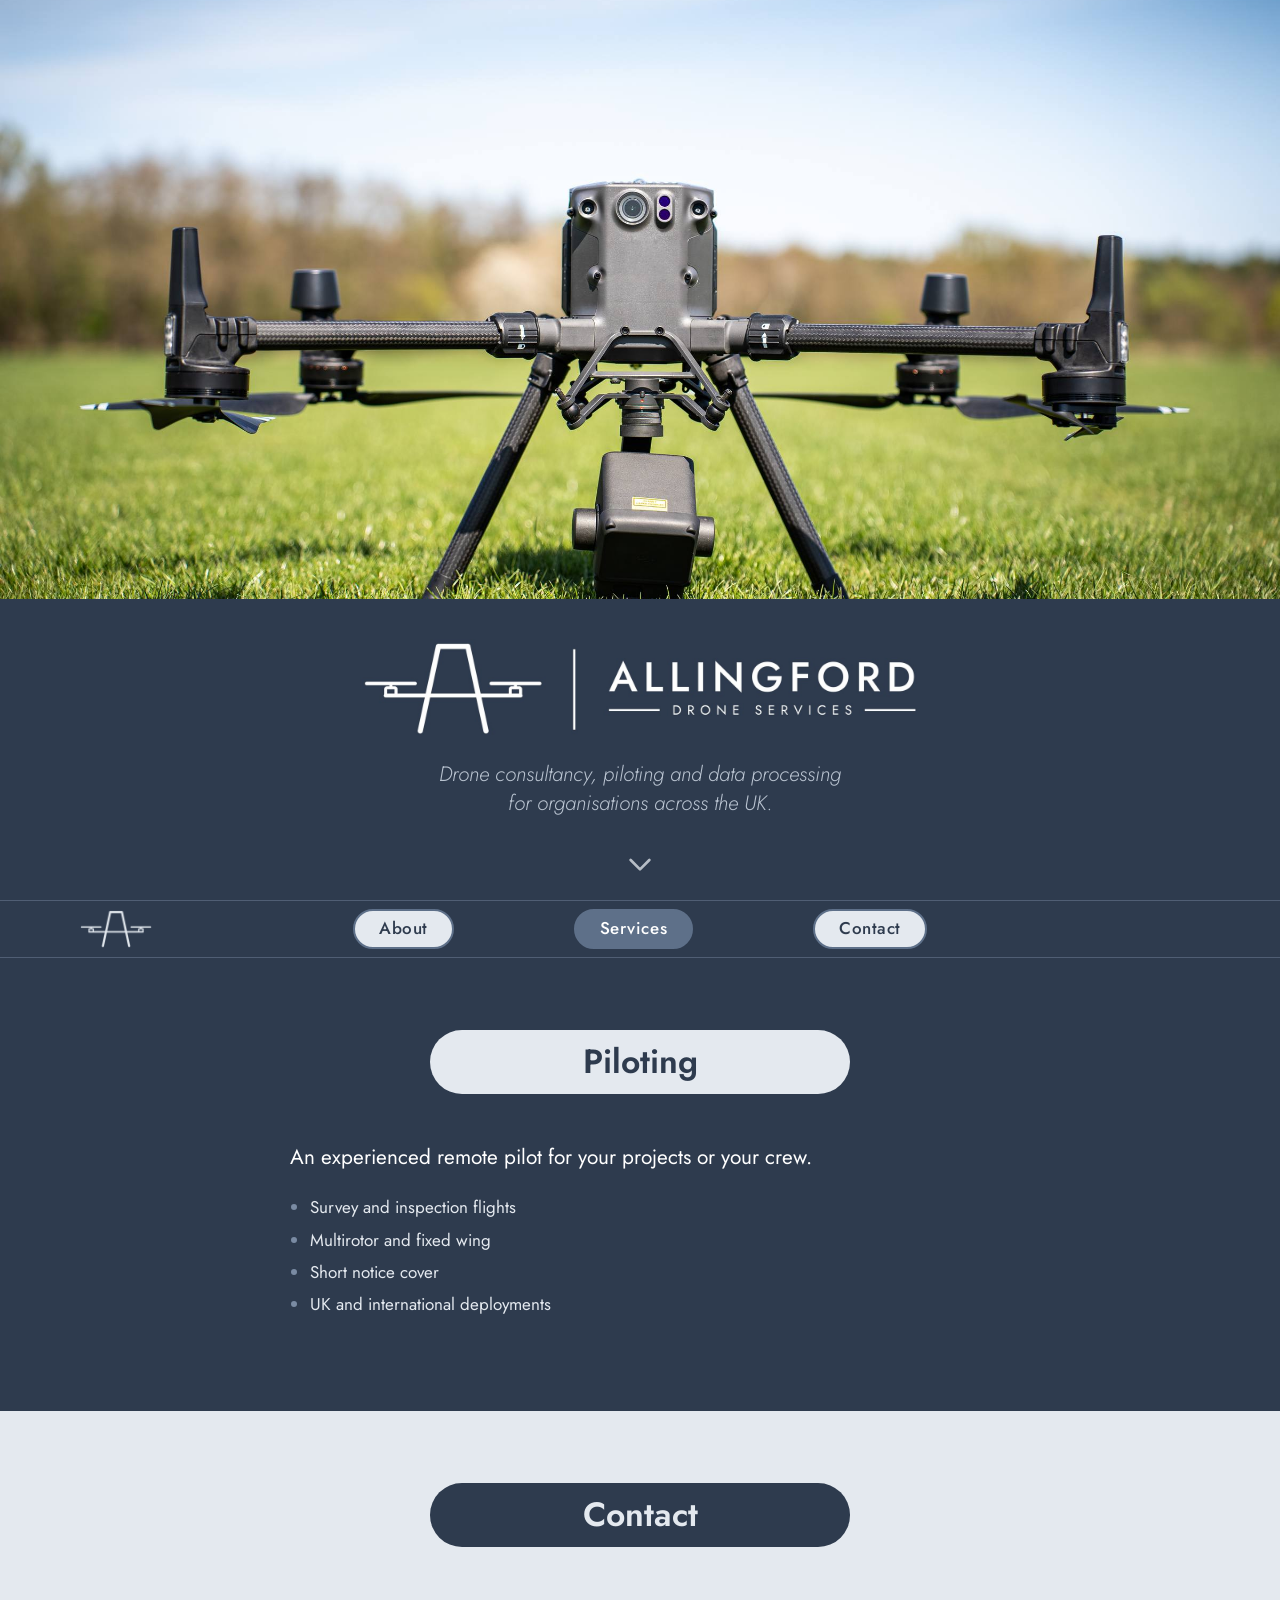
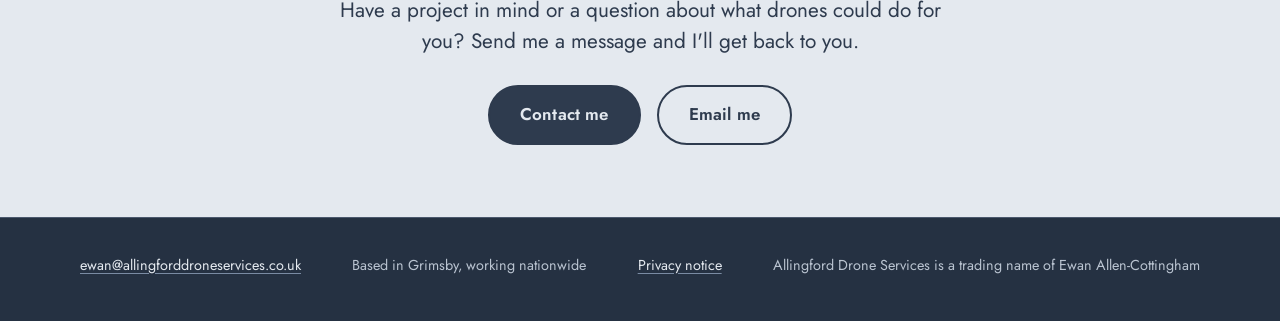
<file: services/piloting/index.html>
<!doctype html>
<html lang="en-GB">
<head>
  <meta charset="utf-8">
  <meta name="viewport" content="width=device-width, initial-scale=1">
  <title>Piloting | Allingford Drone Services</title>
  <meta name="description" content="An experienced remote pilot for your projects or your crew. Allingford Drone Services, based in Grimsby, working nationwide.">
  <link rel="icon" href="../../favicon.png" type="image/png">
  <link rel="apple-touch-icon" href="../../apple-touch-icon.png">
  <link rel="preload" href="../../assets/fonts/jost-latin-wght-normal.woff2" as="font" type="font/woff2" crossorigin>
  <link rel="stylesheet" href="../../assets/css/styles.css">
  <script src="../../assets/js/main.js" defer></script>
  <meta property="og:title" content="Piloting | Allingford Drone Services">
  <meta property="og:description" content="An experienced remote pilot for your projects or your crew.">
  <meta property="og:image" content="https://allingforddroneservices.co.uk/assets/img/hero-piloting-mobile.jpg">
  <meta property="og:url" content="https://allingforddroneservices.co.uk/services/piloting/">
</head>
<body>
  <a class="skip" href="#main">Skip to content</a>

  <header class="site-header">
    <div class="hero hero--service">
      <picture>
        <source media="(max-width: 760px)" srcset="../../assets/img/hero-piloting-mobile.jpg">
        <img src="../../assets/img/hero-piloting.jpg" width="2400" height="1600" alt="An enterprise drone with a survey sensor on grass">
      </picture>
    </div>

    <div class="brand-band">
      <div class="wrap">
        <a href="../../"><img class="logo" src="../../assets/img/logo.jpg" width="1400" height="248" alt="Allingford Drone Services home page"></a>
        <p class="tagline">Drone consultancy, piloting and data processing for organisations across the UK.</p>
        <a class="scroll-cue" href="#main" aria-label="Scroll to content">
          <svg viewBox="0 0 24 24" width="32" height="32" aria-hidden="true" focusable="false"><path d="M5 9l7 7 7-7" fill="none" stroke="currentColor" stroke-width="2" stroke-linecap="round" stroke-linejoin="round"/></svg>
        </a>
      </div>
    </div>
  </header>

  <nav class="site-nav" aria-label="Main">
    <a class="nav-home" href="../../"><img src="../../assets/img/nav-mark.png" width="312" height="164" alt="Allingford Drone Services home page"></a>
    <ul class="nav-list">
      <li class="nav-item"><a class="nav-link" href="../../about/">About</a></li>
      <li class="nav-item nav-item--menu">
        <a class="nav-link is-current" href="../../#services" data-section="services">Services</a>
        <div class="dropdown">
          <ul>
            <li><a href="../consultancy/">Consultancy</a></li>
            <li><a href="../piloting/">Piloting</a></li>
            <li><a href="../post-processing/">Post Processing</a></li>
            <li><a href="../media-marketing/">Media &amp; Marketing</a></li>
          </ul>
        </div>
      </li>
      <li class="nav-item"><a class="nav-link" href="../../contact/">Contact</a></li>
    </ul>
  </nav>

  <main id="main">
    <section class="section" aria-labelledby="page-title">
      <div class="wrap">
        <h1 class="pill-heading" id="page-title">Piloting</h1>
        <div class="service-detail">
          <p class="intro">An experienced remote pilot for your projects or your crew.</p>
          <ul>
          <li>Survey and inspection flights</li>
          <li>Multirotor and fixed wing</li>
          <li>Short notice cover</li>
          <li>UK and international deployments</li>
          </ul>
        </div>
      </div>
    </section>

    <section class="section section--ash enquire" id="contact" aria-labelledby="contact-title">
      <div class="wrap">
        <h2 class="pill-heading" id="contact-title">Contact</h2>
        <p>Have a project in mind or a question about what drones could do for you? Send me a message and I'll get back to you.</p>
        <div class="enquire-actions">
          <a class="button" href="../../contact/">Contact me</a>
          <a class="button button--outline" href="mailto:ewan@allingforddroneservices.co.uk">Email me</a>
        </div>
      </div>
    </section>
  </main>

  <footer class="site-footer">
    <div class="wrap footer-grid">
      <p><a href="mailto:ewan@allingforddroneservices.co.uk">ewan@allingforddroneservices.co.uk</a></p>
      <p>Based in Grimsby, working nationwide</p>
      <p><a href="../../privacy.html">Privacy notice</a></p>
      <p>Allingford Drone Services is a trading name of Ewan Allen-Cottingham</p>
    </div>
  </footer>
</body>
</html>
</file>
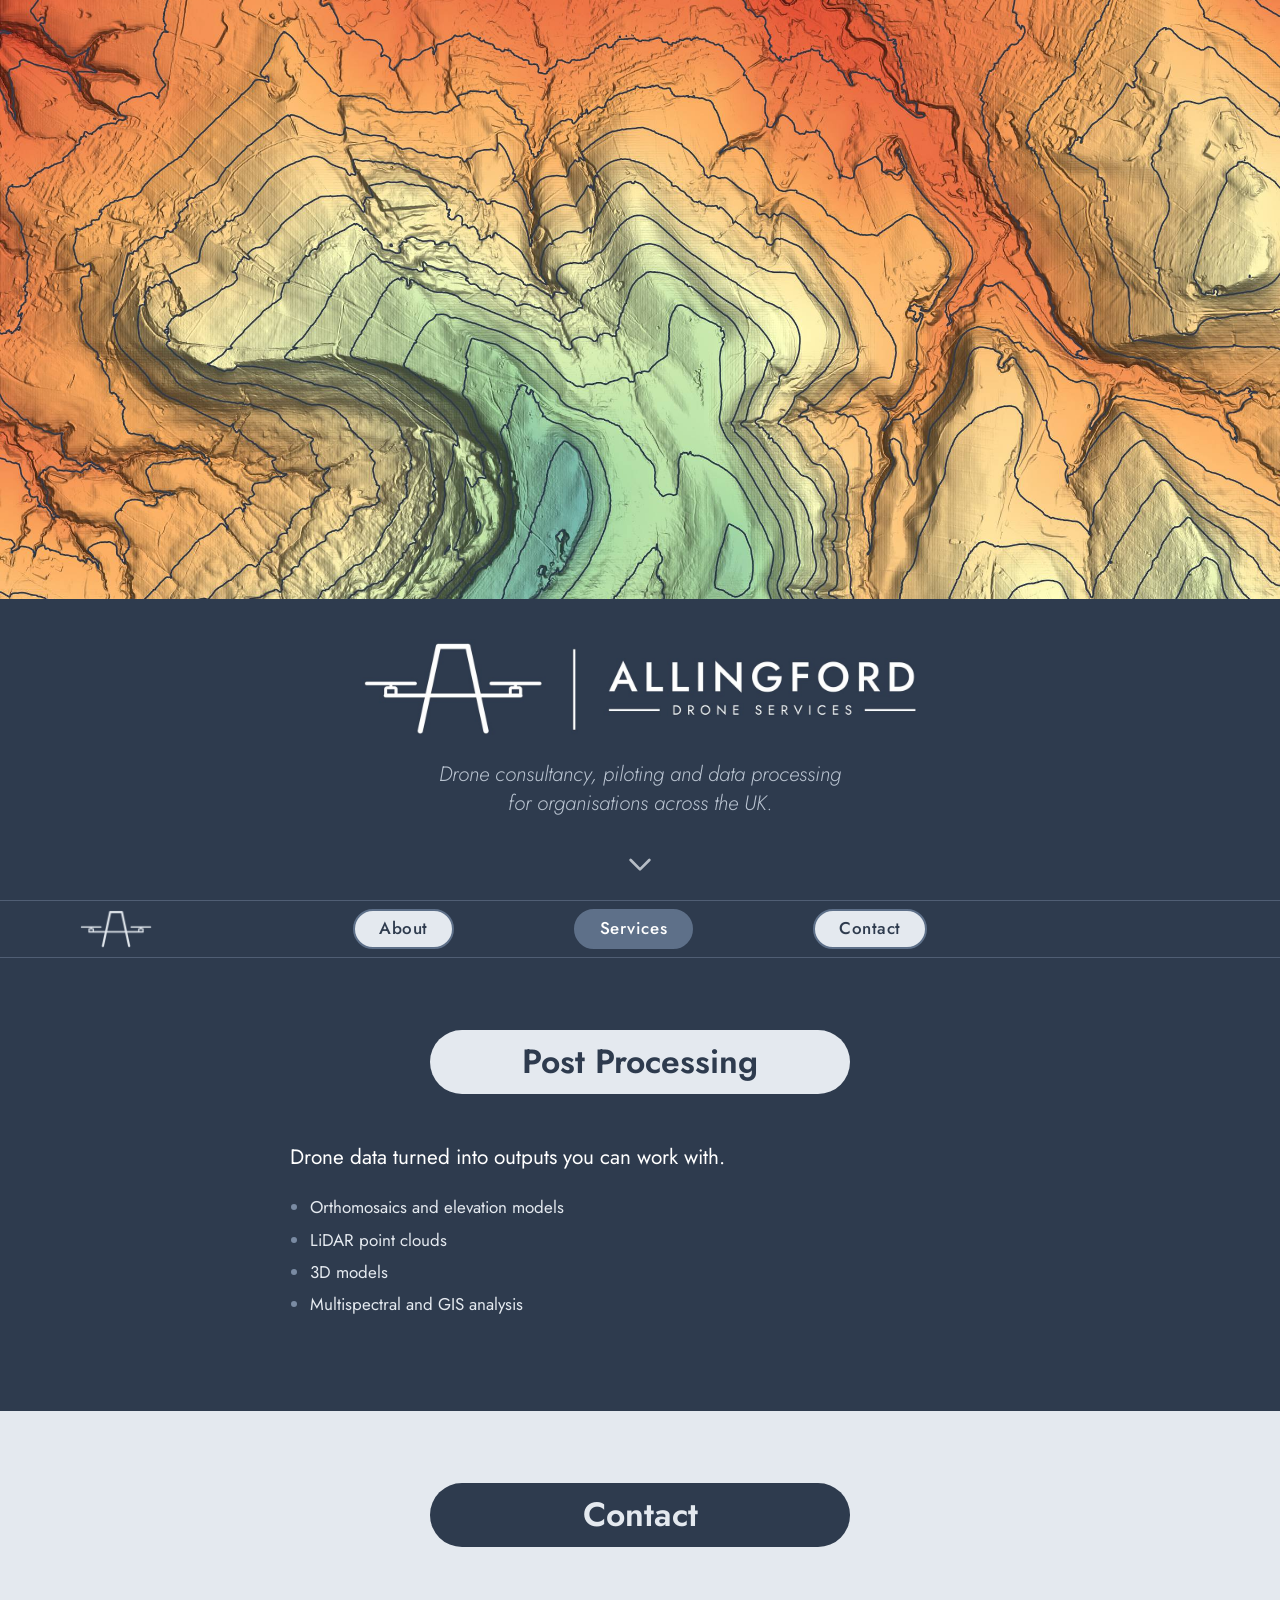
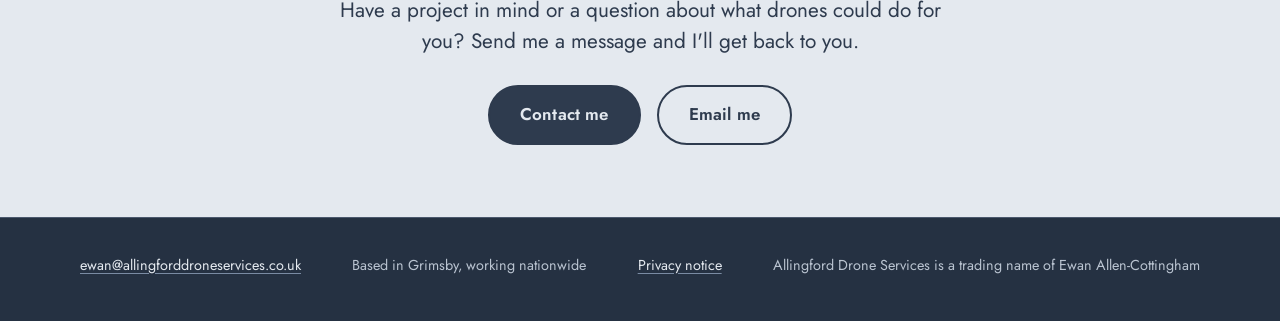
<file: services/post-processing/index.html>
<!doctype html>
<html lang="en-GB">
<head>
  <meta charset="utf-8">
  <meta name="viewport" content="width=device-width, initial-scale=1">
  <title>Post Processing | Allingford Drone Services</title>
  <meta name="description" content="Drone data turned into outputs you can work with. Allingford Drone Services, based in Grimsby, working nationwide.">
  <link rel="icon" href="../../favicon.png" type="image/png">
  <link rel="apple-touch-icon" href="../../apple-touch-icon.png">
  <link rel="preload" href="../../assets/fonts/jost-latin-wght-normal.woff2" as="font" type="font/woff2" crossorigin>
  <link rel="stylesheet" href="../../assets/css/styles.css">
  <script src="../../assets/js/main.js" defer></script>
  <meta property="og:title" content="Post Processing | Allingford Drone Services">
  <meta property="og:description" content="Drone data turned into outputs you can work with.">
  <meta property="og:image" content="https://allingforddroneservices.co.uk/assets/img/hero-processing-mobile.jpg">
  <meta property="og:url" content="https://allingforddroneservices.co.uk/services/post-processing/">
</head>
<body>
  <a class="skip" href="#main">Skip to content</a>

  <header class="site-header">
    <div class="hero hero--service">
      <picture>
        <source media="(max-width: 760px)" srcset="../../assets/img/hero-processing-mobile.jpg">
        <img src="../../assets/img/hero-processing.jpg" width="2400" height="1312" alt="DTM of mountain landscape">
      </picture>
    </div>

    <div class="brand-band">
      <div class="wrap">
        <a href="../../"><img class="logo" src="../../assets/img/logo.jpg" width="1400" height="248" alt="Allingford Drone Services home page"></a>
        <p class="tagline">Drone consultancy, piloting and data processing for organisations across the UK.</p>
        <a class="scroll-cue" href="#main" aria-label="Scroll to content">
          <svg viewBox="0 0 24 24" width="32" height="32" aria-hidden="true" focusable="false"><path d="M5 9l7 7 7-7" fill="none" stroke="currentColor" stroke-width="2" stroke-linecap="round" stroke-linejoin="round"/></svg>
        </a>
      </div>
    </div>
  </header>

  <nav class="site-nav" aria-label="Main">
    <a class="nav-home" href="../../"><img src="../../assets/img/nav-mark.png" width="312" height="164" alt="Allingford Drone Services home page"></a>
    <ul class="nav-list">
      <li class="nav-item"><a class="nav-link" href="../../about/">About</a></li>
      <li class="nav-item nav-item--menu">
        <a class="nav-link is-current" href="../../#services" data-section="services">Services</a>
        <div class="dropdown">
          <ul>
            <li><a href="../consultancy/">Consultancy</a></li>
            <li><a href="../piloting/">Piloting</a></li>
            <li><a href="../post-processing/">Post Processing</a></li>
            <li><a href="../media-marketing/">Media &amp; Marketing</a></li>
          </ul>
        </div>
      </li>
      <li class="nav-item"><a class="nav-link" href="../../contact/">Contact</a></li>
    </ul>
  </nav>

  <main id="main">
    <section class="section" aria-labelledby="page-title">
      <div class="wrap">
        <h1 class="pill-heading" id="page-title">Post Processing</h1>
        <div class="service-detail">
          <p class="intro">Drone data turned into outputs you can work with.</p>
          <ul>
          <li>Orthomosaics and elevation models</li>
          <li>LiDAR point clouds</li>
          <li>3D models</li>
          <li>Multispectral and GIS analysis</li>
          </ul>
        </div>
      </div>
    </section>

    <section class="section section--ash enquire" id="contact" aria-labelledby="contact-title">
      <div class="wrap">
        <h2 class="pill-heading" id="contact-title">Contact</h2>
        <p>Have a project in mind or a question about what drones could do for you? Send me a message and I'll get back to you.</p>
        <div class="enquire-actions">
          <a class="button" href="../../contact/">Contact me</a>
          <a class="button button--outline" href="mailto:ewan@allingforddroneservices.co.uk">Email me</a>
        </div>
      </div>
    </section>
  </main>

  <footer class="site-footer">
    <div class="wrap footer-grid">
      <p><a href="mailto:ewan@allingforddroneservices.co.uk">ewan@allingforddroneservices.co.uk</a></p>
      <p>Based in Grimsby, working nationwide</p>
      <p><a href="../../privacy.html">Privacy notice</a></p>
      <p>Allingford Drone Services is a trading name of Ewan Allen-Cottingham</p>
    </div>
  </footer>
</body>
</html>
</file>
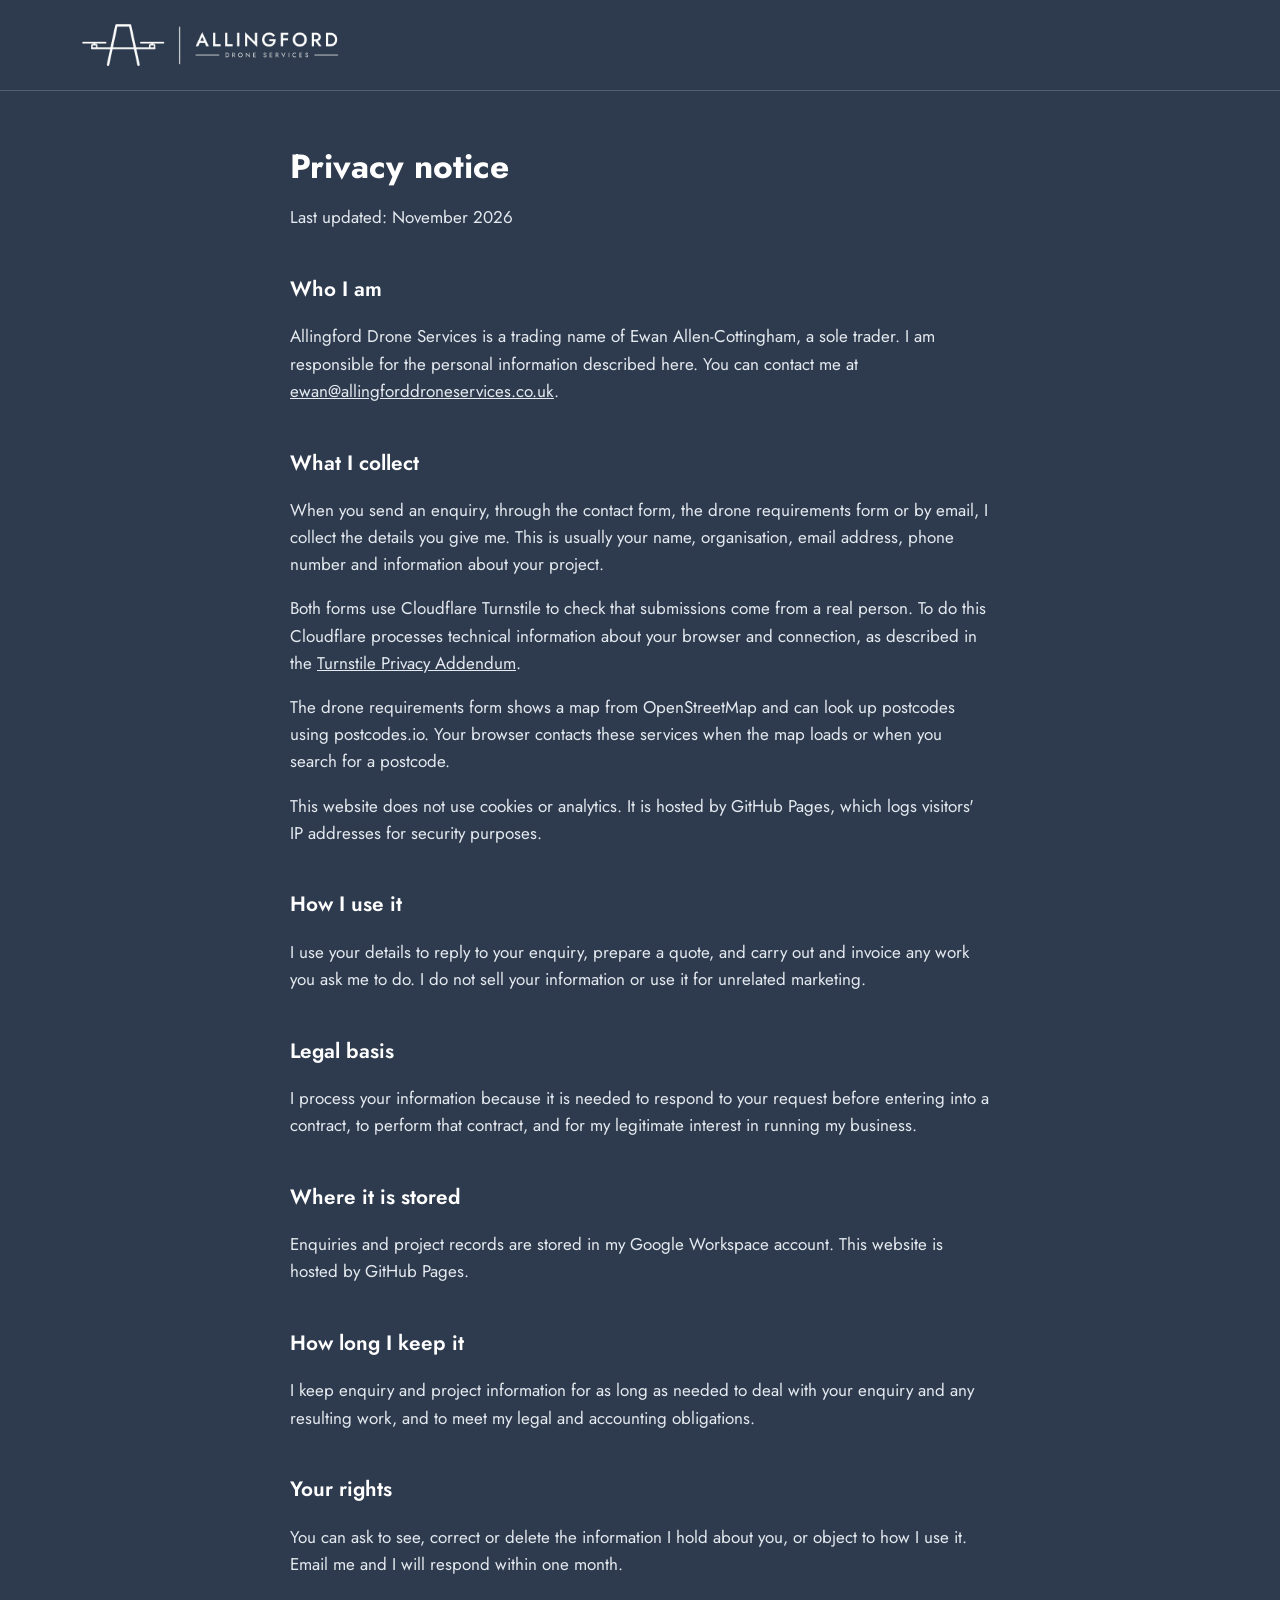
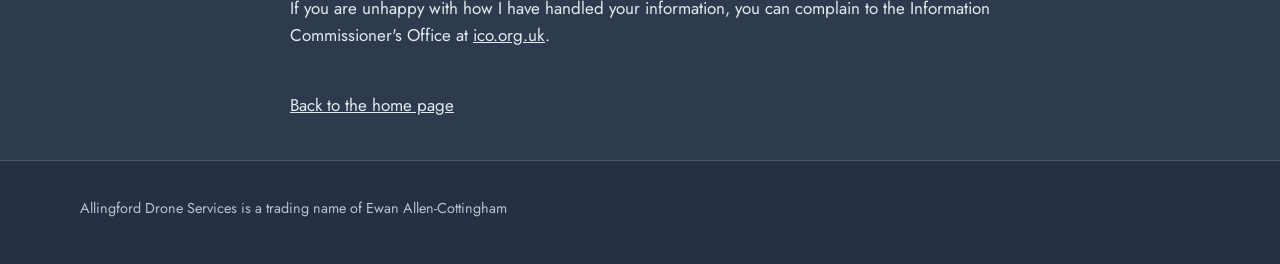
<file: privacy.html>
<!doctype html>
<html lang="en-GB">
<head>
  <meta charset="utf-8">
  <meta name="viewport" content="width=device-width, initial-scale=1">
  <title>Privacy notice | Allingford Drone Services</title>
  <meta name="robots" content="noindex">
  <link rel="icon" href="favicon.png" type="image/png">
  <link rel="stylesheet" href="assets/css/styles.css">
</head>
<body>
  <header class="doc-header">
    <div class="wrap">
      <a href="./"><img src="assets/img/logo.jpg" width="1400" height="248" alt="Allingford Drone Services home"></a>
    </div>
  </header>

  <main class="wrap doc">
    <h1>Privacy notice</h1>
    <p>Last updated: November 2026</p>

    <h2>Who I am</h2>
    <p>Allingford Drone Services is a trading name of Ewan Allen-Cottingham, a sole trader. I am responsible for the personal information described here. You can contact me at <a href="mailto:ewan@allingforddroneservices.co.uk">ewan@allingforddroneservices.co.uk</a>.</p>

    <h2>What I collect</h2>
    <p>When you send an enquiry, through the contact form, the drone requirements form or by email, I collect the details you give me. This is usually your name, organisation, email address, phone number and information about your project.</p>
    <p>Both forms use Cloudflare Turnstile to check that submissions come from a real person. To do this Cloudflare processes technical information about your browser and connection, as described in the <a href="https://www.cloudflare.com/turnstile-privacy-policy/">Turnstile Privacy Addendum</a>.</p>
    <p>The drone requirements form shows a map from OpenStreetMap and can look up postcodes using postcodes.io. Your browser contacts these services when the map loads or when you search for a postcode.</p>
    <p>This website does not use cookies or analytics. It is hosted by GitHub Pages, which logs visitors' IP addresses for security purposes.</p>

    <h2>How I use it</h2>
    <p>I use your details to reply to your enquiry, prepare a quote, and carry out and invoice any work you ask me to do. I do not sell your information or use it for unrelated marketing.</p>

    <h2>Legal basis</h2>
    <p>I process your information because it is needed to respond to your request before entering into a contract, to perform that contract, and for my legitimate interest in running my business.</p>

    <h2>Where it is stored</h2>
    <p>Enquiries and project records are stored in my Google Workspace account. This website is hosted by GitHub Pages.</p>

    <h2>How long I keep it</h2>
    <p>I keep enquiry and project information for as long as needed to deal with your enquiry and any resulting work, and to meet my legal and accounting obligations.</p>

    <h2>Your rights</h2>
    <p>You can ask to see, correct or delete the information I hold about you, or object to how I use it. Email me and I will respond within one month.</p>
    <p>If you are unhappy with how I have handled your information, you can complain to the Information Commissioner's Office at <a href="https://ico.org.uk">ico.org.uk</a>.</p>

    <p style="margin-top:2.5em"><a href="./">Back to the home page</a></p>
  </main>

  <footer class="site-footer">
    <div class="wrap footer-grid">
      <p>Allingford Drone Services is a trading name of Ewan Allen-Cottingham</p>
    </div>
  </footer>
</body>
</html>
</file>
<file: assets/css/styles.css>
/* Allingford Drone Services */

@font-face {
  font-family: "Jost";
  src: url("../fonts/jost-latin-wght-normal.woff2") format("woff2");
  font-weight: 100 900;
  font-style: normal;
  font-display: swap;
}
@font-face {
  font-family: "Jost";
  src: url("../fonts/jost-latin-wght-italic.woff2") format("woff2");
  font-weight: 100 900;
  font-style: italic;
  font-display: swap;
}

:root {
  --slate: #2E3B4E;
  --slate-deep: #253142;
  --ash: #E4E9EF;
  --accent: #7A8BA3;
  --white: #FFFFFF;
  --ink: #2E3B4E;
  --text-on-slate: #E4E9EF;
  --muted-on-slate: #B9C3D0;
  --muted-on-ash: #4A5A70;
  --mid: #5E7089; /* between Slate and Ash: nav borders and hover fill */

  --step--1: 0.9rem;
  --step-0: 1.0625rem;
  --step-1: 1.3rem;
  --step-2: 1.6rem;
  --step-3: 2.1rem;

  --radius-pill: 999px;
  --radius-card: 28px;
  --wrap: 1120px;
  --nav-h: 56px;
}

*, *::before, *::after { box-sizing: border-box; }

html { scroll-behavior: smooth; scroll-padding-top: calc(var(--nav-h) + 16px); }
@media (prefers-reduced-motion: reduce) { html { scroll-behavior: auto; } }

body {
  margin: 0;
  font-family: "Jost", system-ui, sans-serif;
  font-weight: 400;
  font-size: var(--step-0);
  line-height: 1.6;
  color: var(--text-on-slate);
  background: var(--slate);
  -webkit-font-smoothing: antialiased;
}

img { display: block; max-width: 100%; height: auto; }

a { color: inherit; }

:focus-visible { outline: 3px solid var(--ash); outline-offset: 3px; border-radius: 4px; }

.wrap { width: min(var(--wrap), 100% - 32px); margin-inline: auto; }

.skip {
  position: absolute; left: 16px; top: -60px; z-index: 100;
  background: var(--ash); color: var(--ink); padding: 10px 16px; border-radius: var(--radius-pill);
  text-decoration: none; font-weight: 600;
}
.skip:focus { top: 16px; }

/* Hero */
/* First screen: photo + logo band together fill the screen exactly.
   The logo band keeps its natural height and the photo takes the rest.
   svh = the screen height with the phone's browser bars showing, so nothing is hidden behind them. */
.site-header { display: flex; flex-direction: column; min-height: 100vh; min-height: 100svh; }
.hero { position: relative; flex: 1 1 auto; min-height: 160px; overflow: hidden; background: var(--slate-deep); }
.hero img { position: absolute; inset: 0; width: 100%; height: 100%; object-fit: cover; object-position: 70% 0%; }

/* Logo band */
.brand-band { padding: 40px 0 16px; text-align: center; }
.scroll-cue {
  display: block; width: fit-content; margin: 14px auto 0; padding: 4px;
  color: var(--ash); opacity: .75; line-height: 0;
  transition: opacity .15s ease;
}
.scroll-cue:hover { opacity: 1; }
.brand-band h1 { margin: 0; }
.brand-band .logo { width: min(560px, 86%); margin-inline: auto; }
.tagline {
  margin: 22px auto 26px; max-width: 34ch;
  font-size: var(--step-1); font-weight: 300; font-style: italic; line-height: 1.4;
  color: var(--muted-on-slate);
}

.button {
  display: inline-block;
  padding: 14px 30px;
  border-radius: var(--radius-pill);
  background: var(--ash); color: var(--ink);
  font-weight: 600; font-size: var(--step-0); text-decoration: none; letter-spacing: 0.01em;
  border: 2px solid var(--ash);
  transition: background-color .15s ease, border-color .15s ease, color .15s ease;
}
.button:hover { background: var(--white); border-color: var(--white); }
.button--outline { background: transparent; color: var(--ash); }
.button--outline:hover { background: transparent; border-color: var(--accent); color: var(--white); }

/* Nav */
.site-nav {
  position: sticky; top: 0; z-index: 50;
  background: var(--slate);
  border-top: 1px solid rgba(122, 139, 163, .45);
  border-bottom: 1px solid rgba(122, 139, 163, .45);
}
/* Small logo mark on the left of the nav, links to the home page */
.nav-home {
  position: absolute; left: max(16px, (100% - var(--wrap)) / 2); top: 50%; transform: translateY(-50%);
  display: block; line-height: 0; border-radius: 8px;
}
.nav-home img { width: 72px; height: auto; }
.nav-list {
  list-style: none; margin: 0; padding: 0;
  display: flex; justify-content: center; gap: 120px;
  height: var(--nav-h); align-items: center;
}
.nav-item { position: relative; }
.nav-link {
  display: inline-block; padding: 6px 24px;
  border-radius: var(--radius-pill);
  background: var(--ash); color: var(--ink);
  border: 2px solid var(--mid);
  text-decoration: none; font-weight: 500; letter-spacing: .03em; line-height: 1.4;
  transition: background-color .15s ease, color .15s ease;
}
.nav-link:hover,
.nav-link.is-current { background: var(--mid); color: var(--white); }

/* Services dropdown: desktop only, opens on hover or keyboard focus.
   Phones and touch screens get no dropdown; the Services button goes to the section. */
.dropdown { display: none; }
@media (hover: hover) and (min-width: 761px) {
  .dropdown {
    position: absolute; top: 100%; left: 50%; transform: translateX(-50%);
    padding-top: 10px; /* keeps the hover active while moving down to the menu */
    min-width: 230px;
  }
  .nav-item--menu:hover .dropdown,
  .nav-item--menu:focus-within .dropdown { display: block; }
  .dropdown ul {
    list-style: none; margin: 0; padding: 8px;
    background: var(--white); border: 2px solid var(--mid); border-radius: 20px;
    box-shadow: 0 12px 28px rgba(37, 49, 66, .35);
  }
  .dropdown a {
    display: block; padding: 8px 16px; border-radius: 12px;
    color: var(--ink); text-decoration: none; font-weight: 500;
  }
  .dropdown a:hover { background: var(--mid); color: var(--white); }
  .dropdown a:focus-visible { outline-color: var(--slate); outline-offset: 0; }
}

/* Sections */
.section { padding: 72px 0; }

/* Ash sections: About and Enquire */
.section--ash { background: var(--ash); color: var(--ink); }
.section--ash .pill-heading { background: var(--slate); color: var(--ash); }
.section--ash :focus-visible { outline-color: var(--slate); }
.section--ash .button { background: var(--slate); color: var(--ash); border-color: var(--slate); }
.section--ash .button:hover { background: var(--slate-deep); border-color: var(--slate-deep); color: var(--white); }
.section--ash .button--outline { background: transparent; color: var(--slate); border-color: var(--slate); }
.section--ash .button--outline:hover { background: transparent; border-color: var(--accent); color: var(--slate-deep); }

.pill-heading {
  display: block; width: fit-content; min-width: min(420px, 100%);
  margin: 0 auto 48px; padding: 12px 48px;
  background: var(--ash); color: var(--ink);
  border-radius: var(--radius-pill);
  font-size: var(--step-3); font-weight: 600; line-height: 1.2; text-align: center;
}

/* White sections: What I Offer, and My Network on the About page */
.section--white { background: var(--white); color: var(--ink); }
.section--white :focus-visible { outline-color: var(--slate); }
.button--slate { background: var(--slate); color: var(--ash); border-color: var(--slate); }
.button--slate:hover { background: var(--slate-deep); border-color: var(--slate-deep); color: var(--white); }

/* What I Offer */
.offer { display: grid; grid-template-columns: minmax(0, 1fr) minmax(0, 2fr); gap: 56px; align-items: start; }
.offer-title { margin: 0; font-size: var(--step-3); font-weight: 700; line-height: 1.2; color: var(--ink); }
.offer-text { border-left: 6px solid var(--slate); padding-left: 32px; }
.offer-text p { margin: 0 0 24px; max-width: 60ch; font-size: var(--step-1); line-height: 1.55; font-weight: 500; }

/* My Network: logo row. Static for now; becomes a moving carousel once there are more logos. */
.network-section--white { background: var(--white); color: var(--ink); }
.network-section--white :focus-visible { outline-color: var(--slate); }
.network {
  list-style: none; margin: 0; padding: 0;
  display: flex; flex-wrap: wrap; justify-content: center; align-items: center; gap: 40px 72px;
}
.network a { display: block; padding: 8px; border-radius: 8px; transition: transform .15s ease; }
.network a:hover { transform: scale(1.04); }
.network img { height: 64px; width: auto; max-width: 260px; object-fit: contain; }
.network li:nth-child(1) img { height: 46px; } /* Vantage UAV: wide logo, sized to match the others visually */
.network li:nth-child(2) img { height: 34px; } /* TEKEVER: wordmark only */

/* About */
.about { display: grid; grid-template-columns: 280px 1fr; gap: 56px; align-items: start; }
.headshot {
  width: 280px; aspect-ratio: 1; border-radius: 50%; object-fit: cover;
  border: 6px solid var(--slate);
}
.about-text p { margin: 0 0 1.1em; max-width: 64ch; }
.about-text p:first-child { font-size: var(--step-1); line-height: 1.5; font-weight: 500; }
.creds {
  list-style: none; margin: 28px 0 0; padding: 22px 0 0;
  border-top: 1px solid var(--accent);
  display: grid; grid-template-columns: repeat(3, 1fr); gap: 16px 28px;
}
.creds li { font-size: var(--step--1); line-height: 1.45; color: var(--muted-on-ash); }
.creds strong { display: block; font-size: var(--step-0); font-weight: 600; color: var(--ink); }

/* Scroll animations. Only run when the script adds .motion to <html>
   (not for reduced motion), so without it everything shows straight away.
   Each animated section sets when its items start (--start) and the gap between them (--step).
   Every item fades and rises over 0.8s.
   About:    6 items, 0.44s apart          -> 5 x 0.44 + 0.8 = 3.0s
   Services: 1.0s panel, 5 items 0.3s apart -> 1.0 + 4 x 0.3 + 0.8 = 3.0s */
.motion [data-animate] .reveal {
  opacity: 0; transform: translateY(18px);
  transition: opacity .8s ease, transform .8s ease;
}
.motion [data-animate].is-in .reveal {
  opacity: 1; transform: none;
  transition-delay: calc(var(--start, 0s) + var(--i, 0) * var(--step, .3s));
}
#about { --start: 0s; --step: .44s; }
#offer, #network { --start: 0s; --step: .4s; }
#services { --start: 1s; --step: .3s; }

/* Services: the slate panel sweeps in from the left before the cards appear */
.services-section { position: relative; overflow: hidden; background: var(--slate); }
.services-section > .wrap { position: relative; }
.motion .services-section { background: var(--ash); }
.motion .services-section::before {
  content: ""; position: absolute; inset: 0;
  background: var(--slate);
  transform: translateX(-101%);
  transition: transform 1s cubic-bezier(.22, .61, .36, 1);
}
.motion .services-section.is-in::before { transform: none; }

/* Services */
/* On desktop the cards span the full window, with a 24px margin each side (capped at 1800px on very wide screens) */
@media (min-width: 1001px) {
  .wrap--wide { width: min(1800px, 100% - 48px); }
  .wrap--wide .service-photo { aspect-ratio: 5 / 4; }
  .wrap--wide .service-body { padding: 0 28px 34px; }
  .wrap--wide .service h3 { margin-top: 6px; }
}
.services { display: grid; grid-template-columns: repeat(4, 1fr); gap: 24px; }
.service {
  position: relative;
  background: var(--white); color: var(--ink);
  border-radius: var(--radius-card); overflow: hidden;
  display: flex; flex-direction: column;
}
.service-photo { aspect-ratio: 4 / 3; width: 100%; object-fit: cover; }
/* Desktop hover: the hovered card lifts and grows, the others shrink and dim slightly (no tilt),
   like flicking through a hand of cards. Uses the separate scale/translate/rotate properties so it
   doesn't clash with the scroll-in animation, which uses transform. Mouse users on wide screens only,
   and off for anyone who has reduced motion turned on. */
@media (hover: hover) and (pointer: fine) and (min-width: 1001px) and (prefers-reduced-motion: no-preference) {
  .services .service {
    transform-origin: 50% 100%;
    transition: scale .35s cubic-bezier(.2, .8, .2, 1.15), translate .35s cubic-bezier(.2, .8, .2, 1.15),
                rotate .35s cubic-bezier(.2, .8, .2, 1.15), box-shadow .35s ease, filter .35s ease;
  }
  .motion [data-animate] .services .service.reveal {
    transition-property: opacity, transform, scale, translate, rotate, box-shadow, filter;
    transition-duration: .8s, .8s, .35s, .35s, .35s, .35s, .35s;
    transition-timing-function: ease, ease, cubic-bezier(.2, .8, .2, 1.15), cubic-bezier(.2, .8, .2, 1.15), cubic-bezier(.2, .8, .2, 1.15), ease, ease;
  }
  .motion [data-animate].is-in .services .service.reveal {
    transition-delay: calc(var(--start, 0s) + var(--i, 0) * var(--step, .3s)), calc(var(--start, 0s) + var(--i, 0) * var(--step, .3s)), 0s, 0s, 0s, 0s, 0s;
  }
  .services:has(.service:hover) .service { scale: .95; filter: brightness(.92); }
  .services:has(.service:hover) .service:hover {
    scale: 1.1; translate: 0 -14px; rotate: 0deg; z-index: 2; filter: none;
    box-shadow: 0 26px 50px rgba(15, 22, 32, .45);
  }
}
.service-body { padding: 0 24px 26px; display: flex; flex-direction: column; flex: 1; }
.service-icon {
  position: relative; margin: -34px 0 12px;
  width: 68px; height: 68px; border-radius: 50%;
  background: var(--ash); border: 4px solid var(--white);
  display: grid; place-items: center;
}
.service-icon img { width: 38px; height: 38px; }
.service h3 { margin: 0 0 10px; font-size: var(--step-1); font-weight: 700; line-height: 1.25; }
.service p { margin: 0 0 .8em; font-size: var(--step--1); line-height: 1.55; }
.service ul { margin: 0; padding-left: 1.1em; font-size: var(--step--1); line-height: 1.55; }
.service li::marker { color: var(--accent); }

/* Whole card is clickable: the title link stretches over the card */
.service h3 a { text-decoration: none; color: inherit; }
.service h3 a::after { content: ""; position: absolute; inset: 0; border-radius: var(--radius-card); }
.service h3 a:focus-visible { outline: none; }
.service h3 a:focus-visible::after { outline: 3px solid var(--ash); outline-offset: 3px; }
.service .service-more {
  margin-top: auto; padding-top: 18px;
  font-weight: 600; font-size: var(--step--1); color: var(--mid);
}
.service:hover .service-more { color: var(--ink); text-decoration: underline; text-underline-offset: 3px; }

/* Service pages */
.hero--service img { object-position: center; }
.service-detail { max-width: 70ch; margin-inline: auto; }
.service-detail .intro { font-size: var(--step-1); line-height: 1.5; color: var(--white); margin: 0 0 1em; }
.service-detail ul { margin: 0 0 1.2em; padding-left: 1.2em; }
.service-detail li { margin-bottom: .3em; }
.service-detail li::marker { color: var(--accent); }
.service-detail .note { color: var(--muted-on-slate); font-style: italic; font-weight: 300; }

/* Short header for the form pages: a strip of photo and the logo band, so the form starts higher up */
[hidden] { display: none !important; }
.site-header--short { min-height: 0; }
.site-header--short .hero { flex: none; height: clamp(160px, 30vh, 340px); }
.site-header--short .brand-band { padding-bottom: 32px; }

/* Consultancy page: link to the requirements form */
.requirements-cta {
  margin-top: 40px; padding: 28px 32px;
  background: var(--slate-deep); border: 1px solid rgba(122, 139, 163, .45); border-radius: var(--radius-card);
}
.requirements-cta h2 { margin: 0 0 8px; font-size: var(--step-2); font-weight: 600; color: var(--white); line-height: 1.25; }
.requirements-cta p { margin: 0 0 20px; color: var(--text-on-slate); }

/* Forms (Contact and Drone Requirements) */
.form-page { max-width: 860px; margin-inline: auto; }
.form-intro { margin: 0 auto 28px; max-width: 64ch; text-align: center; font-size: var(--step-1); line-height: 1.5; }
.form-page a:not(.button) { color: var(--ink); text-underline-offset: 3px; }
.form-card {
  background: var(--white); color: var(--ink);
  border-radius: var(--radius-card); padding: 40px 48px;
  box-shadow: 0 8px 24px rgba(37, 49, 66, .08);
}
.form-sec { margin-bottom: 20px; padding: 28px 36px 14px; }
.form-sec h2 { margin: 0 0 16px; font-size: var(--step--1); font-weight: 600; letter-spacing: .08em; text-transform: uppercase; color: var(--slate); }
.form-sec h3 { margin: 0 0 14px; font-size: var(--step-1); font-weight: 600; color: var(--slate); }
.form-card fieldset { border: 0; padding: 0; margin: 0 0 20px; min-width: 0; }
.field { margin: 0 0 20px; min-width: 0; }
.field > label, .field > legend, .field > .lbl { display: block; padding: 0; margin-bottom: 6px; font-size: var(--step-0); font-weight: 500; color: var(--ink); }
.pair { display: grid; grid-template-columns: 1fr 1fr; gap: 0 20px; }
.pair > div { min-width: 0; }
.sub { display: block; margin-top: 4px; font-size: var(--step--1); color: var(--muted-on-ash); }
.req { color: #B00020; }
.form-card input[type=text], .form-card input[type=email], .form-card input[type=tel],
.form-card input[type=number], .form-card select, .form-card textarea {
  width: 100%; font: inherit; color: var(--ink);
  padding: 11px 14px; background: var(--white);
  border: 1px solid #C9D1DC; border-radius: 10px;
  transition: border-color .15s ease, box-shadow .15s ease;
}
.form-card textarea { min-height: 120px; resize: vertical; }
.form-card input:focus, .form-card select:focus, .form-card textarea:focus {
  outline: none; border-color: var(--slate); box-shadow: 0 0 0 3px rgba(46, 59, 78, .18);
}
.form-card :focus-visible { outline-color: var(--slate); }
.form-card .more { margin-top: 10px; }
.hint { margin: 6px 0 0; font-size: var(--step--1); color: var(--muted-on-ash); }
.hint--lead { margin: -6px 0 14px; }
.opts { display: flex; flex-wrap: wrap; gap: 8px; }
.opts label {
  display: inline-flex; align-items: center; gap: 8px; cursor: pointer;
  padding: 7px 14px; border: 1px solid #C9D1DC; border-radius: var(--radius-pill);
  background: var(--white); font-size: var(--step--1);
  transition: background-color .15s ease, border-color .15s ease, color .15s ease;
}
.opts label:has(input:checked) { background: var(--slate); border-color: var(--slate); color: var(--white); }
.opts input { margin: 0; accent-color: var(--slate); }
.types { margin-bottom: 14px; }
.types label { font-size: var(--step-0); padding: 9px 18px; }
.check { display: flex; gap: 12px; align-items: flex-start; margin: 4px 0 8px; cursor: pointer; }
.check input { margin-top: 5px; width: 18px; height: 18px; flex: none; accent-color: var(--slate); }
.form-send { display: flex; flex-wrap: wrap; align-items: center; gap: 16px 24px; margin-top: 24px; }
.turnstile { flex-basis: 100%; min-height: 65px; }
.form-send .button { min-width: 150px; }
.form-send .button:disabled { opacity: .6; cursor: default; }
.form-msg { margin: 0; flex: 1 1 240px; font-size: var(--step--1); }
.form-msg--err { color: #B00020; }
.form-note { margin: 22px 0 0; font-size: var(--step--1); color: var(--muted-on-ash); }
.trap { position: absolute; left: -9999px; width: 1px; height: 1px; overflow: hidden; }
.form-done { text-align: center; }
.form-done h2 { margin: 0 0 10px; font-size: var(--step-3); color: var(--slate); }
.form-done p { margin: 0 0 8px; font-size: var(--step-1); }

/* Requirements form: map and postcode search */
.search { display: flex; gap: 8px; margin-bottom: 10px; }
.search input { flex: 1; }
.search button {
  font: inherit; font-weight: 600; padding: 10px 20px; cursor: pointer;
  border: 2px solid var(--slate); border-radius: var(--radius-pill); background: var(--white); color: var(--slate);
}
.search button:hover { background: var(--slate); color: var(--white); }
#map { height: 400px; border-radius: 12px; border: 1px solid #C9D1DC; margin: 8px 0; z-index: 0; }
.area-info { margin: 6px 0 0; font-size: var(--step--1); font-weight: 600; color: var(--slate); }
#siteWrap .pair { margin-top: 16px; }

/* Enquire */
.enquire { text-align: center; }
.enquire p { margin: 0 auto 28px; max-width: 52ch; font-size: var(--step-1); line-height: 1.5; }
.enquire-actions { display: flex; gap: 16px; justify-content: center; flex-wrap: wrap; }

/* Footer */
.site-footer {
  padding: 36px 0 44px;
  background: var(--slate-deep);
  border-top: 1px solid rgba(122, 139, 163, .45);
  font-size: var(--step--1); color: var(--muted-on-slate);
}
.footer-grid { display: flex; flex-wrap: wrap; gap: 12px 40px; justify-content: space-between; align-items: center; }
.site-footer p { margin: 0; }
.site-footer a { color: var(--ash); text-decoration-color: var(--accent); text-underline-offset: 3px; }
.site-footer a:hover { color: var(--white); }

/* Privacy page */
.doc { max-width: 70ch; padding: 56px 0 24px; }
.doc h1 { font-size: var(--step-3); font-weight: 700; color: var(--white); margin: 0 0 8px; line-height: 1.2; }
.doc h2 { font-size: var(--step-1); font-weight: 600; color: var(--white); margin: 2em 0 .5em; }
.doc p, .doc li { color: var(--text-on-slate); }
.doc-header { padding: 22px 0; border-bottom: 1px solid rgba(122, 139, 163, .45); }
.doc-header img { width: 260px; }

/* Responsive */
@media (max-width: 1000px) {
  .services { grid-template-columns: repeat(2, 1fr); }
}
@media (max-width: 760px) {
  .hero img { object-position: 82% 0%; }
  .hero--service img { object-position: center; }
  .nav-list { gap: 8px; justify-content: flex-end; padding-right: 12px; padding-left: 80px; }
  .nav-home img { width: 56px; height: auto; }
  .offer { grid-template-columns: 1fr; gap: 20px; }
  .offer-text { padding-left: 20px; }
  .network { gap: 28px 40px; }
  .network img { height: 52px; }
  .network li:nth-child(1) img { height: 36px; }
  .network li:nth-child(2) img { height: 26px; }
  .nav-link { padding: 5px 14px; font-size: var(--step--1); }
  .brand-band { padding: 28px 0 12px; }
  .section { padding: 56px 0; }
  .pill-heading { padding: 10px 28px; min-width: 0; margin-bottom: 36px; }
  .about { grid-template-columns: 1fr; gap: 28px; justify-items: center; }
  .headshot { width: 200px; }
  .creds { grid-template-columns: 1fr; }
  .footer-grid { flex-direction: column; align-items: flex-start; }
  .form-card { padding: 28px 20px; }
  .form-sec { padding: 22px 18px 8px; }
  .pair { grid-template-columns: 1fr; }
  .requirements-cta { padding: 24px 20px; }
  #map { height: 320px; }
}
@media (max-width: 560px) {
  .services { grid-template-columns: 1fr; }
}
</file>
